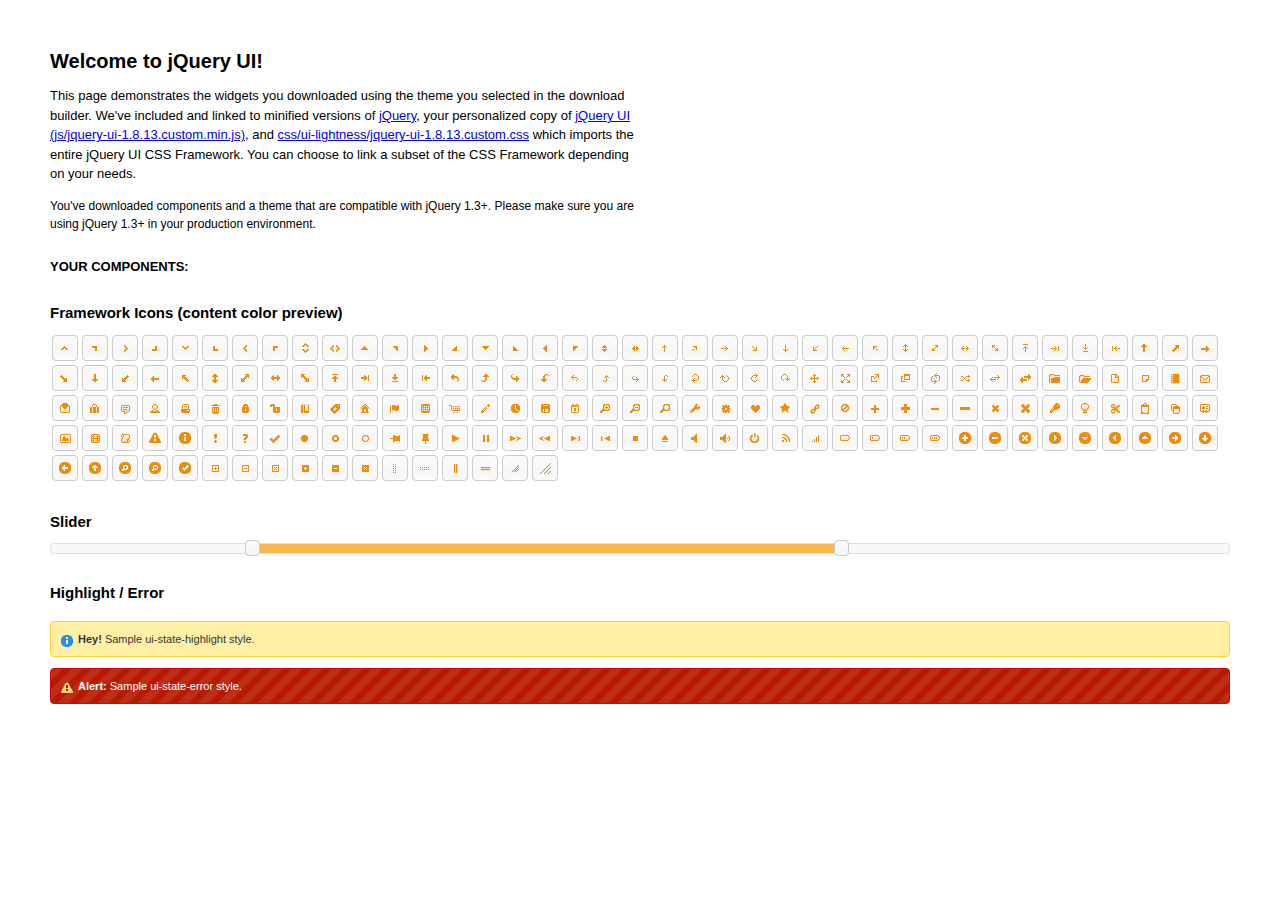
<file: app/jquery-ui/index.html>
<!DOCTYPE html>
<html>
	<head>
		<meta http-equiv="Content-Type" content="text/html; charset=iso-8859-1" />
		<title>jQuery UI Example Page</title>
		<link type="text/css" href="css/ui-lightness/jquery-ui-1.8.13.custom.css" rel="stylesheet" />	
		<script type="text/javascript" src="js/jquery-1.5.1.min.js"></script>
		<script type="text/javascript" src="js/jquery-ui-1.8.13.custom.min.js"></script>
		<script type="text/javascript">
			$(function(){
				
				// Slider
				$('#slider').slider({
					range: true,
					values: [17, 67]
				});
				
				//hover states on the static widgets
				$('#dialog_link, ul#icons li').hover(
					function() { $(this).addClass('ui-state-hover'); }, 
					function() { $(this).removeClass('ui-state-hover'); }
				);
				
			});
		</script>
		<style type="text/css">
			/*demo page css*/
			body{ font: 62.5% "Trebuchet MS", sans-serif; margin: 50px;}
			.demoHeaders { margin-top: 2em; }
			#dialog_link {padding: .4em 1em .4em 20px;text-decoration: none;position: relative;}
			#dialog_link span.ui-icon {margin: 0 5px 0 0;position: absolute;left: .2em;top: 50%;margin-top: -8px;}
			ul#icons {margin: 0; padding: 0;}
			ul#icons li {margin: 2px; position: relative; padding: 4px 0; cursor: pointer; float: left;  list-style: none;}
			ul#icons span.ui-icon {float: left; margin: 0 4px;}
		</style>	
	</head>
	<body>
	<h1>Welcome to jQuery UI!</h1>
	<p style="font-size: 1.3em; line-height: 1.5; margin: 1em 0; width: 50%;">This page demonstrates the widgets you downloaded using the theme you selected in the download builder. We've included and linked to minified versions of <a href="js/jquery-1.5.1.min.js">jQuery</a>, your personalized copy of <a href="js/jquery-ui-1.8.13.custom.min.js">jQuery UI (js/jquery-ui-1.8.13.custom.min.js)</a>, and <a href="css/ui-lightness/jquery-ui-1.8.13.custom.css">css/ui-lightness/jquery-ui-1.8.13.custom.css</a> which imports the entire jQuery UI CSS Framework. You can choose to link a subset of the CSS Framework depending on your needs. </p>
	<p style="font-size: 1.2em; line-height: 1.5; margin: 1em 0; width: 50%;">You've downloaded components and a theme that are compatible with jQuery 1.3+. Please make sure you are using jQuery 1.3+ in your production environment.</p>	

	<p style="font-weight: bold; margin: 2em 0 1em; font-size: 1.3em;">YOUR COMPONENTS:</p>
			
				
				
		<h2 class="demoHeaders">Framework Icons (content color preview)</h2>
		<ul id="icons" class="ui-widget ui-helper-clearfix">
		
		<li class="ui-state-default ui-corner-all" title=".ui-icon-carat-1-n"><span class="ui-icon ui-icon-carat-1-n"></span></li>
		<li class="ui-state-default ui-corner-all" title=".ui-icon-carat-1-ne"><span class="ui-icon ui-icon-carat-1-ne"></span></li>
		<li class="ui-state-default ui-corner-all" title=".ui-icon-carat-1-e"><span class="ui-icon ui-icon-carat-1-e"></span></li>
		
		<li class="ui-state-default ui-corner-all" title=".ui-icon-carat-1-se"><span class="ui-icon ui-icon-carat-1-se"></span></li>
		<li class="ui-state-default ui-corner-all" title=".ui-icon-carat-1-s"><span class="ui-icon ui-icon-carat-1-s"></span></li>
		<li class="ui-state-default ui-corner-all" title=".ui-icon-carat-1-sw"><span class="ui-icon ui-icon-carat-1-sw"></span></li>
		<li class="ui-state-default ui-corner-all" title=".ui-icon-carat-1-w"><span class="ui-icon ui-icon-carat-1-w"></span></li>
		<li class="ui-state-default ui-corner-all" title=".ui-icon-carat-1-nw"><span class="ui-icon ui-icon-carat-1-nw"></span></li>
		<li class="ui-state-default ui-corner-all" title=".ui-icon-carat-2-n-s"><span class="ui-icon ui-icon-carat-2-n-s"></span></li>
		<li class="ui-state-default ui-corner-all" title=".ui-icon-carat-2-e-w"><span class="ui-icon ui-icon-carat-2-e-w"></span></li>
		<li class="ui-state-default ui-corner-all" title=".ui-icon-triangle-1-n"><span class="ui-icon ui-icon-triangle-1-n"></span></li>
		<li class="ui-state-default ui-corner-all" title=".ui-icon-triangle-1-ne"><span class="ui-icon ui-icon-triangle-1-ne"></span></li>
		
		<li class="ui-state-default ui-corner-all" title=".ui-icon-triangle-1-e"><span class="ui-icon ui-icon-triangle-1-e"></span></li>
		<li class="ui-state-default ui-corner-all" title=".ui-icon-triangle-1-se"><span class="ui-icon ui-icon-triangle-1-se"></span></li>
		<li class="ui-state-default ui-corner-all" title=".ui-icon-triangle-1-s"><span class="ui-icon ui-icon-triangle-1-s"></span></li>
		<li class="ui-state-default ui-corner-all" title=".ui-icon-triangle-1-sw"><span class="ui-icon ui-icon-triangle-1-sw"></span></li>
		<li class="ui-state-default ui-corner-all" title=".ui-icon-triangle-1-w"><span class="ui-icon ui-icon-triangle-1-w"></span></li>
		<li class="ui-state-default ui-corner-all" title=".ui-icon-triangle-1-nw"><span class="ui-icon ui-icon-triangle-1-nw"></span></li>
		<li class="ui-state-default ui-corner-all" title=".ui-icon-triangle-2-n-s"><span class="ui-icon ui-icon-triangle-2-n-s"></span></li>
		<li class="ui-state-default ui-corner-all" title=".ui-icon-triangle-2-e-w"><span class="ui-icon ui-icon-triangle-2-e-w"></span></li>
		<li class="ui-state-default ui-corner-all" title=".ui-icon-arrow-1-n"><span class="ui-icon ui-icon-arrow-1-n"></span></li>
		
		<li class="ui-state-default ui-corner-all" title=".ui-icon-arrow-1-ne"><span class="ui-icon ui-icon-arrow-1-ne"></span></li>
		<li class="ui-state-default ui-corner-all" title=".ui-icon-arrow-1-e"><span class="ui-icon ui-icon-arrow-1-e"></span></li>
		<li class="ui-state-default ui-corner-all" title=".ui-icon-arrow-1-se"><span class="ui-icon ui-icon-arrow-1-se"></span></li>
		<li class="ui-state-default ui-corner-all" title=".ui-icon-arrow-1-s"><span class="ui-icon ui-icon-arrow-1-s"></span></li>
		<li class="ui-state-default ui-corner-all" title=".ui-icon-arrow-1-sw"><span class="ui-icon ui-icon-arrow-1-sw"></span></li>
		<li class="ui-state-default ui-corner-all" title=".ui-icon-arrow-1-w"><span class="ui-icon ui-icon-arrow-1-w"></span></li>
		<li class="ui-state-default ui-corner-all" title=".ui-icon-arrow-1-nw"><span class="ui-icon ui-icon-arrow-1-nw"></span></li>
		<li class="ui-state-default ui-corner-all" title=".ui-icon-arrow-2-n-s"><span class="ui-icon ui-icon-arrow-2-n-s"></span></li>
		<li class="ui-state-default ui-corner-all" title=".ui-icon-arrow-2-ne-sw"><span class="ui-icon ui-icon-arrow-2-ne-sw"></span></li>
		
		<li class="ui-state-default ui-corner-all" title=".ui-icon-arrow-2-e-w"><span class="ui-icon ui-icon-arrow-2-e-w"></span></li>
		<li class="ui-state-default ui-corner-all" title=".ui-icon-arrow-2-se-nw"><span class="ui-icon ui-icon-arrow-2-se-nw"></span></li>
		<li class="ui-state-default ui-corner-all" title=".ui-icon-arrowstop-1-n"><span class="ui-icon ui-icon-arrowstop-1-n"></span></li>
		<li class="ui-state-default ui-corner-all" title=".ui-icon-arrowstop-1-e"><span class="ui-icon ui-icon-arrowstop-1-e"></span></li>
		<li class="ui-state-default ui-corner-all" title=".ui-icon-arrowstop-1-s"><span class="ui-icon ui-icon-arrowstop-1-s"></span></li>
		<li class="ui-state-default ui-corner-all" title=".ui-icon-arrowstop-1-w"><span class="ui-icon ui-icon-arrowstop-1-w"></span></li>
		<li class="ui-state-default ui-corner-all" title=".ui-icon-arrowthick-1-n"><span class="ui-icon ui-icon-arrowthick-1-n"></span></li>
		<li class="ui-state-default ui-corner-all" title=".ui-icon-arrowthick-1-ne"><span class="ui-icon ui-icon-arrowthick-1-ne"></span></li>
		<li class="ui-state-default ui-corner-all" title=".ui-icon-arrowthick-1-e"><span class="ui-icon ui-icon-arrowthick-1-e"></span></li>
		
		<li class="ui-state-default ui-corner-all" title=".ui-icon-arrowthick-1-se"><span class="ui-icon ui-icon-arrowthick-1-se"></span></li>
		<li class="ui-state-default ui-corner-all" title=".ui-icon-arrowthick-1-s"><span class="ui-icon ui-icon-arrowthick-1-s"></span></li>
		<li class="ui-state-default ui-corner-all" title=".ui-icon-arrowthick-1-sw"><span class="ui-icon ui-icon-arrowthick-1-sw"></span></li>
		<li class="ui-state-default ui-corner-all" title=".ui-icon-arrowthick-1-w"><span class="ui-icon ui-icon-arrowthick-1-w"></span></li>
		<li class="ui-state-default ui-corner-all" title=".ui-icon-arrowthick-1-nw"><span class="ui-icon ui-icon-arrowthick-1-nw"></span></li>
		<li class="ui-state-default ui-corner-all" title=".ui-icon-arrowthick-2-n-s"><span class="ui-icon ui-icon-arrowthick-2-n-s"></span></li>
		<li class="ui-state-default ui-corner-all" title=".ui-icon-arrowthick-2-ne-sw"><span class="ui-icon ui-icon-arrowthick-2-ne-sw"></span></li>
		<li class="ui-state-default ui-corner-all" title=".ui-icon-arrowthick-2-e-w"><span class="ui-icon ui-icon-arrowthick-2-e-w"></span></li>
		<li class="ui-state-default ui-corner-all" title=".ui-icon-arrowthick-2-se-nw"><span class="ui-icon ui-icon-arrowthick-2-se-nw"></span></li>
		
		<li class="ui-state-default ui-corner-all" title=".ui-icon-arrowthickstop-1-n"><span class="ui-icon ui-icon-arrowthickstop-1-n"></span></li>
		<li class="ui-state-default ui-corner-all" title=".ui-icon-arrowthickstop-1-e"><span class="ui-icon ui-icon-arrowthickstop-1-e"></span></li>
		<li class="ui-state-default ui-corner-all" title=".ui-icon-arrowthickstop-1-s"><span class="ui-icon ui-icon-arrowthickstop-1-s"></span></li>
		<li class="ui-state-default ui-corner-all" title=".ui-icon-arrowthickstop-1-w"><span class="ui-icon ui-icon-arrowthickstop-1-w"></span></li>
		<li class="ui-state-default ui-corner-all" title=".ui-icon-arrowreturnthick-1-w"><span class="ui-icon ui-icon-arrowreturnthick-1-w"></span></li>
		<li class="ui-state-default ui-corner-all" title=".ui-icon-arrowreturnthick-1-n"><span class="ui-icon ui-icon-arrowreturnthick-1-n"></span></li>
		<li class="ui-state-default ui-corner-all" title=".ui-icon-arrowreturnthick-1-e"><span class="ui-icon ui-icon-arrowreturnthick-1-e"></span></li>
		<li class="ui-state-default ui-corner-all" title=".ui-icon-arrowreturnthick-1-s"><span class="ui-icon ui-icon-arrowreturnthick-1-s"></span></li>
		<li class="ui-state-default ui-corner-all" title=".ui-icon-arrowreturn-1-w"><span class="ui-icon ui-icon-arrowreturn-1-w"></span></li>
		
		<li class="ui-state-default ui-corner-all" title=".ui-icon-arrowreturn-1-n"><span class="ui-icon ui-icon-arrowreturn-1-n"></span></li>
		<li class="ui-state-default ui-corner-all" title=".ui-icon-arrowreturn-1-e"><span class="ui-icon ui-icon-arrowreturn-1-e"></span></li>
		<li class="ui-state-default ui-corner-all" title=".ui-icon-arrowreturn-1-s"><span class="ui-icon ui-icon-arrowreturn-1-s"></span></li>
		<li class="ui-state-default ui-corner-all" title=".ui-icon-arrowrefresh-1-w"><span class="ui-icon ui-icon-arrowrefresh-1-w"></span></li>
		<li class="ui-state-default ui-corner-all" title=".ui-icon-arrowrefresh-1-n"><span class="ui-icon ui-icon-arrowrefresh-1-n"></span></li>
		<li class="ui-state-default ui-corner-all" title=".ui-icon-arrowrefresh-1-e"><span class="ui-icon ui-icon-arrowrefresh-1-e"></span></li>
		<li class="ui-state-default ui-corner-all" title=".ui-icon-arrowrefresh-1-s"><span class="ui-icon ui-icon-arrowrefresh-1-s"></span></li>
		<li class="ui-state-default ui-corner-all" title=".ui-icon-arrow-4"><span class="ui-icon ui-icon-arrow-4"></span></li>
		<li class="ui-state-default ui-corner-all" title=".ui-icon-arrow-4-diag"><span class="ui-icon ui-icon-arrow-4-diag"></span></li>
		
		<li class="ui-state-default ui-corner-all" title=".ui-icon-extlink"><span class="ui-icon ui-icon-extlink"></span></li>
		<li class="ui-state-default ui-corner-all" title=".ui-icon-newwin"><span class="ui-icon ui-icon-newwin"></span></li>
		<li class="ui-state-default ui-corner-all" title=".ui-icon-refresh"><span class="ui-icon ui-icon-refresh"></span></li>
		<li class="ui-state-default ui-corner-all" title=".ui-icon-shuffle"><span class="ui-icon ui-icon-shuffle"></span></li>
		<li class="ui-state-default ui-corner-all" title=".ui-icon-transfer-e-w"><span class="ui-icon ui-icon-transfer-e-w"></span></li>
		<li class="ui-state-default ui-corner-all" title=".ui-icon-transferthick-e-w"><span class="ui-icon ui-icon-transferthick-e-w"></span></li>
		<li class="ui-state-default ui-corner-all" title=".ui-icon-folder-collapsed"><span class="ui-icon ui-icon-folder-collapsed"></span></li>
		<li class="ui-state-default ui-corner-all" title=".ui-icon-folder-open"><span class="ui-icon ui-icon-folder-open"></span></li>
		<li class="ui-state-default ui-corner-all" title=".ui-icon-document"><span class="ui-icon ui-icon-document"></span></li>
		
		<li class="ui-state-default ui-corner-all" title=".ui-icon-document-b"><span class="ui-icon ui-icon-document-b"></span></li>
		<li class="ui-state-default ui-corner-all" title=".ui-icon-note"><span class="ui-icon ui-icon-note"></span></li>
		<li class="ui-state-default ui-corner-all" title=".ui-icon-mail-closed"><span class="ui-icon ui-icon-mail-closed"></span></li>
		<li class="ui-state-default ui-corner-all" title=".ui-icon-mail-open"><span class="ui-icon ui-icon-mail-open"></span></li>
		<li class="ui-state-default ui-corner-all" title=".ui-icon-suitcase"><span class="ui-icon ui-icon-suitcase"></span></li>
		<li class="ui-state-default ui-corner-all" title=".ui-icon-comment"><span class="ui-icon ui-icon-comment"></span></li>
		<li class="ui-state-default ui-corner-all" title=".ui-icon-person"><span class="ui-icon ui-icon-person"></span></li>
		<li class="ui-state-default ui-corner-all" title=".ui-icon-print"><span class="ui-icon ui-icon-print"></span></li>
		<li class="ui-state-default ui-corner-all" title=".ui-icon-trash"><span class="ui-icon ui-icon-trash"></span></li>
		
		<li class="ui-state-default ui-corner-all" title=".ui-icon-locked"><span class="ui-icon ui-icon-locked"></span></li>
		<li class="ui-state-default ui-corner-all" title=".ui-icon-unlocked"><span class="ui-icon ui-icon-unlocked"></span></li>
		<li class="ui-state-default ui-corner-all" title=".ui-icon-bookmark"><span class="ui-icon ui-icon-bookmark"></span></li>
		<li class="ui-state-default ui-corner-all" title=".ui-icon-tag"><span class="ui-icon ui-icon-tag"></span></li>
		<li class="ui-state-default ui-corner-all" title=".ui-icon-home"><span class="ui-icon ui-icon-home"></span></li>
		<li class="ui-state-default ui-corner-all" title=".ui-icon-flag"><span class="ui-icon ui-icon-flag"></span></li>
		<li class="ui-state-default ui-corner-all" title=".ui-icon-calculator"><span class="ui-icon ui-icon-calculator"></span></li>
		<li class="ui-state-default ui-corner-all" title=".ui-icon-cart"><span class="ui-icon ui-icon-cart"></span></li>
		<li class="ui-state-default ui-corner-all" title=".ui-icon-pencil"><span class="ui-icon ui-icon-pencil"></span></li>
		
		<li class="ui-state-default ui-corner-all" title=".ui-icon-clock"><span class="ui-icon ui-icon-clock"></span></li>
		<li class="ui-state-default ui-corner-all" title=".ui-icon-disk"><span class="ui-icon ui-icon-disk"></span></li>
		<li class="ui-state-default ui-corner-all" title=".ui-icon-calendar"><span class="ui-icon ui-icon-calendar"></span></li>
		<li class="ui-state-default ui-corner-all" title=".ui-icon-zoomin"><span class="ui-icon ui-icon-zoomin"></span></li>
		<li class="ui-state-default ui-corner-all" title=".ui-icon-zoomout"><span class="ui-icon ui-icon-zoomout"></span></li>
		<li class="ui-state-default ui-corner-all" title=".ui-icon-search"><span class="ui-icon ui-icon-search"></span></li>
		<li class="ui-state-default ui-corner-all" title=".ui-icon-wrench"><span class="ui-icon ui-icon-wrench"></span></li>
		<li class="ui-state-default ui-corner-all" title=".ui-icon-gear"><span class="ui-icon ui-icon-gear"></span></li>
		<li class="ui-state-default ui-corner-all" title=".ui-icon-heart"><span class="ui-icon ui-icon-heart"></span></li>
		
		<li class="ui-state-default ui-corner-all" title=".ui-icon-star"><span class="ui-icon ui-icon-star"></span></li>
		<li class="ui-state-default ui-corner-all" title=".ui-icon-link"><span class="ui-icon ui-icon-link"></span></li>
		<li class="ui-state-default ui-corner-all" title=".ui-icon-cancel"><span class="ui-icon ui-icon-cancel"></span></li>
		<li class="ui-state-default ui-corner-all" title=".ui-icon-plus"><span class="ui-icon ui-icon-plus"></span></li>
		<li class="ui-state-default ui-corner-all" title=".ui-icon-plusthick"><span class="ui-icon ui-icon-plusthick"></span></li>
		<li class="ui-state-default ui-corner-all" title=".ui-icon-minus"><span class="ui-icon ui-icon-minus"></span></li>
		<li class="ui-state-default ui-corner-all" title=".ui-icon-minusthick"><span class="ui-icon ui-icon-minusthick"></span></li>
		<li class="ui-state-default ui-corner-all" title=".ui-icon-close"><span class="ui-icon ui-icon-close"></span></li>
		<li class="ui-state-default ui-corner-all" title=".ui-icon-closethick"><span class="ui-icon ui-icon-closethick"></span></li>
		
		<li class="ui-state-default ui-corner-all" title=".ui-icon-key"><span class="ui-icon ui-icon-key"></span></li>
		<li class="ui-state-default ui-corner-all" title=".ui-icon-lightbulb"><span class="ui-icon ui-icon-lightbulb"></span></li>
		<li class="ui-state-default ui-corner-all" title=".ui-icon-scissors"><span class="ui-icon ui-icon-scissors"></span></li>
		<li class="ui-state-default ui-corner-all" title=".ui-icon-clipboard"><span class="ui-icon ui-icon-clipboard"></span></li>
		<li class="ui-state-default ui-corner-all" title=".ui-icon-copy"><span class="ui-icon ui-icon-copy"></span></li>
		<li class="ui-state-default ui-corner-all" title=".ui-icon-contact"><span class="ui-icon ui-icon-contact"></span></li>
		<li class="ui-state-default ui-corner-all" title=".ui-icon-image"><span class="ui-icon ui-icon-image"></span></li>
		<li class="ui-state-default ui-corner-all" title=".ui-icon-video"><span class="ui-icon ui-icon-video"></span></li>
		<li class="ui-state-default ui-corner-all" title=".ui-icon-script"><span class="ui-icon ui-icon-script"></span></li>
		<li class="ui-state-default ui-corner-all" title=".ui-icon-alert"><span class="ui-icon ui-icon-alert"></span></li>
		
		<li class="ui-state-default ui-corner-all" title=".ui-icon-info"><span class="ui-icon ui-icon-info"></span></li>
		<li class="ui-state-default ui-corner-all" title=".ui-icon-notice"><span class="ui-icon ui-icon-notice"></span></li>
		<li class="ui-state-default ui-corner-all" title=".ui-icon-help"><span class="ui-icon ui-icon-help"></span></li>
		<li class="ui-state-default ui-corner-all" title=".ui-icon-check"><span class="ui-icon ui-icon-check"></span></li>
		<li class="ui-state-default ui-corner-all" title=".ui-icon-bullet"><span class="ui-icon ui-icon-bullet"></span></li>
		<li class="ui-state-default ui-corner-all" title=".ui-icon-radio-off"><span class="ui-icon ui-icon-radio-off"></span></li>
		<li class="ui-state-default ui-corner-all" title=".ui-icon-radio-on"><span class="ui-icon ui-icon-radio-on"></span></li>
		<li class="ui-state-default ui-corner-all" title=".ui-icon-pin-w"><span class="ui-icon ui-icon-pin-w"></span></li>
		<li class="ui-state-default ui-corner-all" title=".ui-icon-pin-s"><span class="ui-icon ui-icon-pin-s"></span></li>
		<li class="ui-state-default ui-corner-all" title=".ui-icon-play"><span class="ui-icon ui-icon-play"></span></li>
		<li class="ui-state-default ui-corner-all" title=".ui-icon-pause"><span class="ui-icon ui-icon-pause"></span></li>
		
		<li class="ui-state-default ui-corner-all" title=".ui-icon-seek-next"><span class="ui-icon ui-icon-seek-next"></span></li>
		<li class="ui-state-default ui-corner-all" title=".ui-icon-seek-prev"><span class="ui-icon ui-icon-seek-prev"></span></li>
		<li class="ui-state-default ui-corner-all" title=".ui-icon-seek-end"><span class="ui-icon ui-icon-seek-end"></span></li>
		<li class="ui-state-default ui-corner-all" title=".ui-icon-seek-first"><span class="ui-icon ui-icon-seek-first"></span></li>
		<li class="ui-state-default ui-corner-all" title=".ui-icon-stop"><span class="ui-icon ui-icon-stop"></span></li>
		<li class="ui-state-default ui-corner-all" title=".ui-icon-eject"><span class="ui-icon ui-icon-eject"></span></li>
		<li class="ui-state-default ui-corner-all" title=".ui-icon-volume-off"><span class="ui-icon ui-icon-volume-off"></span></li>
		<li class="ui-state-default ui-corner-all" title=".ui-icon-volume-on"><span class="ui-icon ui-icon-volume-on"></span></li>
		<li class="ui-state-default ui-corner-all" title=".ui-icon-power"><span class="ui-icon ui-icon-power"></span></li>
		
		<li class="ui-state-default ui-corner-all" title=".ui-icon-signal-diag"><span class="ui-icon ui-icon-signal-diag"></span></li>
		<li class="ui-state-default ui-corner-all" title=".ui-icon-signal"><span class="ui-icon ui-icon-signal"></span></li>
		<li class="ui-state-default ui-corner-all" title=".ui-icon-battery-0"><span class="ui-icon ui-icon-battery-0"></span></li>
		<li class="ui-state-default ui-corner-all" title=".ui-icon-battery-1"><span class="ui-icon ui-icon-battery-1"></span></li>
		<li class="ui-state-default ui-corner-all" title=".ui-icon-battery-2"><span class="ui-icon ui-icon-battery-2"></span></li>
		<li class="ui-state-default ui-corner-all" title=".ui-icon-battery-3"><span class="ui-icon ui-icon-battery-3"></span></li>
		<li class="ui-state-default ui-corner-all" title=".ui-icon-circle-plus"><span class="ui-icon ui-icon-circle-plus"></span></li>
		<li class="ui-state-default ui-corner-all" title=".ui-icon-circle-minus"><span class="ui-icon ui-icon-circle-minus"></span></li>
		<li class="ui-state-default ui-corner-all" title=".ui-icon-circle-close"><span class="ui-icon ui-icon-circle-close"></span></li>
		
		<li class="ui-state-default ui-corner-all" title=".ui-icon-circle-triangle-e"><span class="ui-icon ui-icon-circle-triangle-e"></span></li>
		<li class="ui-state-default ui-corner-all" title=".ui-icon-circle-triangle-s"><span class="ui-icon ui-icon-circle-triangle-s"></span></li>
		<li class="ui-state-default ui-corner-all" title=".ui-icon-circle-triangle-w"><span class="ui-icon ui-icon-circle-triangle-w"></span></li>
		<li class="ui-state-default ui-corner-all" title=".ui-icon-circle-triangle-n"><span class="ui-icon ui-icon-circle-triangle-n"></span></li>
		<li class="ui-state-default ui-corner-all" title=".ui-icon-circle-arrow-e"><span class="ui-icon ui-icon-circle-arrow-e"></span></li>
		<li class="ui-state-default ui-corner-all" title=".ui-icon-circle-arrow-s"><span class="ui-icon ui-icon-circle-arrow-s"></span></li>
		<li class="ui-state-default ui-corner-all" title=".ui-icon-circle-arrow-w"><span class="ui-icon ui-icon-circle-arrow-w"></span></li>
		<li class="ui-state-default ui-corner-all" title=".ui-icon-circle-arrow-n"><span class="ui-icon ui-icon-circle-arrow-n"></span></li>
		<li class="ui-state-default ui-corner-all" title=".ui-icon-circle-zoomin"><span class="ui-icon ui-icon-circle-zoomin"></span></li>
		
		<li class="ui-state-default ui-corner-all" title=".ui-icon-circle-zoomout"><span class="ui-icon ui-icon-circle-zoomout"></span></li>
		<li class="ui-state-default ui-corner-all" title=".ui-icon-circle-check"><span class="ui-icon ui-icon-circle-check"></span></li>
		<li class="ui-state-default ui-corner-all" title=".ui-icon-circlesmall-plus"><span class="ui-icon ui-icon-circlesmall-plus"></span></li>
		<li class="ui-state-default ui-corner-all" title=".ui-icon-circlesmall-minus"><span class="ui-icon ui-icon-circlesmall-minus"></span></li>
		<li class="ui-state-default ui-corner-all" title=".ui-icon-circlesmall-close"><span class="ui-icon ui-icon-circlesmall-close"></span></li>
		<li class="ui-state-default ui-corner-all" title=".ui-icon-squaresmall-plus"><span class="ui-icon ui-icon-squaresmall-plus"></span></li>
		<li class="ui-state-default ui-corner-all" title=".ui-icon-squaresmall-minus"><span class="ui-icon ui-icon-squaresmall-minus"></span></li>
		<li class="ui-state-default ui-corner-all" title=".ui-icon-squaresmall-close"><span class="ui-icon ui-icon-squaresmall-close"></span></li>
		<li class="ui-state-default ui-corner-all" title=".ui-icon-grip-dotted-vertical"><span class="ui-icon ui-icon-grip-dotted-vertical"></span></li>
		
		<li class="ui-state-default ui-corner-all" title=".ui-icon-grip-dotted-horizontal"><span class="ui-icon ui-icon-grip-dotted-horizontal"></span></li>
		<li class="ui-state-default ui-corner-all" title=".ui-icon-grip-solid-vertical"><span class="ui-icon ui-icon-grip-solid-vertical"></span></li>
		<li class="ui-state-default ui-corner-all" title=".ui-icon-grip-solid-horizontal"><span class="ui-icon ui-icon-grip-solid-horizontal"></span></li>
		<li class="ui-state-default ui-corner-all" title=".ui-icon-gripsmall-diagonal-se"><span class="ui-icon ui-icon-gripsmall-diagonal-se"></span></li>
		<li class="ui-state-default ui-corner-all" title=".ui-icon-grip-diagonal-se"><span class="ui-icon ui-icon-grip-diagonal-se"></span></li>
		</ul>

	
		<!-- Slider -->
		<h2 class="demoHeaders">Slider</h2>
		<div id="slider"></div>
			
		<!-- Highlight / Error -->
		<h2 class="demoHeaders">Highlight / Error</h2>
		<div class="ui-widget">
			<div class="ui-state-highlight ui-corner-all" style="margin-top: 20px; padding: 0 .7em;"> 
				<p><span class="ui-icon ui-icon-info" style="float: left; margin-right: .3em;"></span>
				<strong>Hey!</strong> Sample ui-state-highlight style.</p>
			</div>
		</div>
		<br/>
		<div class="ui-widget">
			<div class="ui-state-error ui-corner-all" style="padding: 0 .7em;"> 
				<p><span class="ui-icon ui-icon-alert" style="float: left; margin-right: .3em;"></span> 
				<strong>Alert:</strong> Sample ui-state-error style.</p>
			</div>
		</div>

	</body>
</html>
</file>
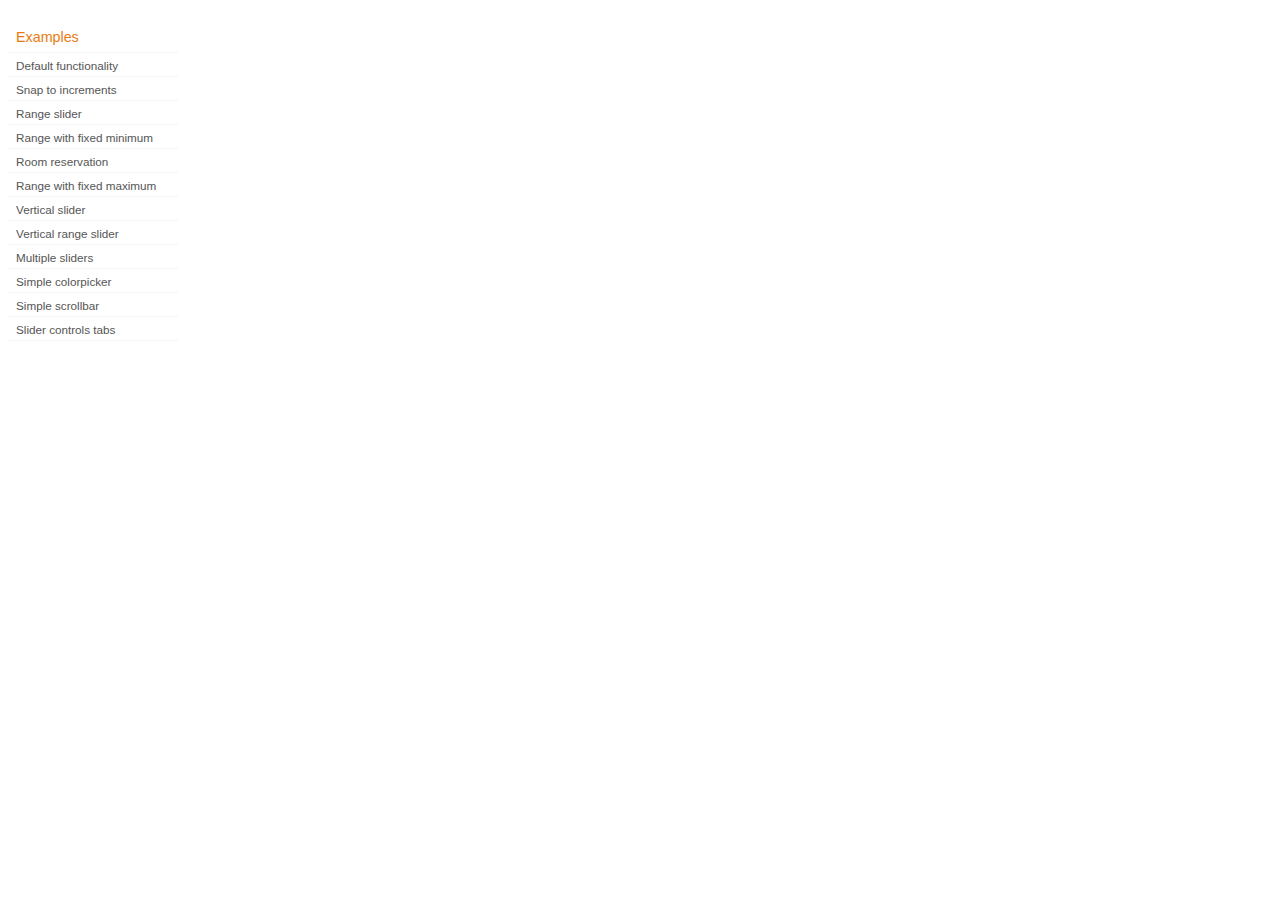
<file: app/jquery-ui/development-bundle/demos/slider/index.html>
<!DOCTYPE html>
<html lang="en">
<head>
	<meta charset="utf-8">
	<title>jQuery UI Slider Demos</title>
	<link rel="stylesheet" href="../demos.css">
</head>
<body>

<div class="demos-nav">
	<h4>Examples</h4>
	<ul>
		<li class="demo-config-on"><a href="default.html">Default functionality</a></li>
		<li><a href="steps.html">Snap to increments</a></li>
		<li><a href="range.html">Range slider</a></li>
		<li><a href="rangemin.html">Range with fixed minimum</a></li>
		<li><a href="hotelrooms.html">Room reservation</a></li>
		<li><a href="rangemax.html">Range with fixed maximum</a></li>
		<li><a href="slider-vertical.html">Vertical slider</a></li>
		<li><a href="range-vertical.html">Vertical range slider</a></li>
		<li><a href="multiple-vertical.html">Multiple sliders</a></li>
		<li><a href="colorpicker.html">Simple colorpicker</a></li>
		<li><a href="side-scroll.html">Simple scrollbar</a></li>
		<li><a href="tabs.html">Slider controls tabs</a></li>
	</ul>
</div>

</body>
</html>
</file>
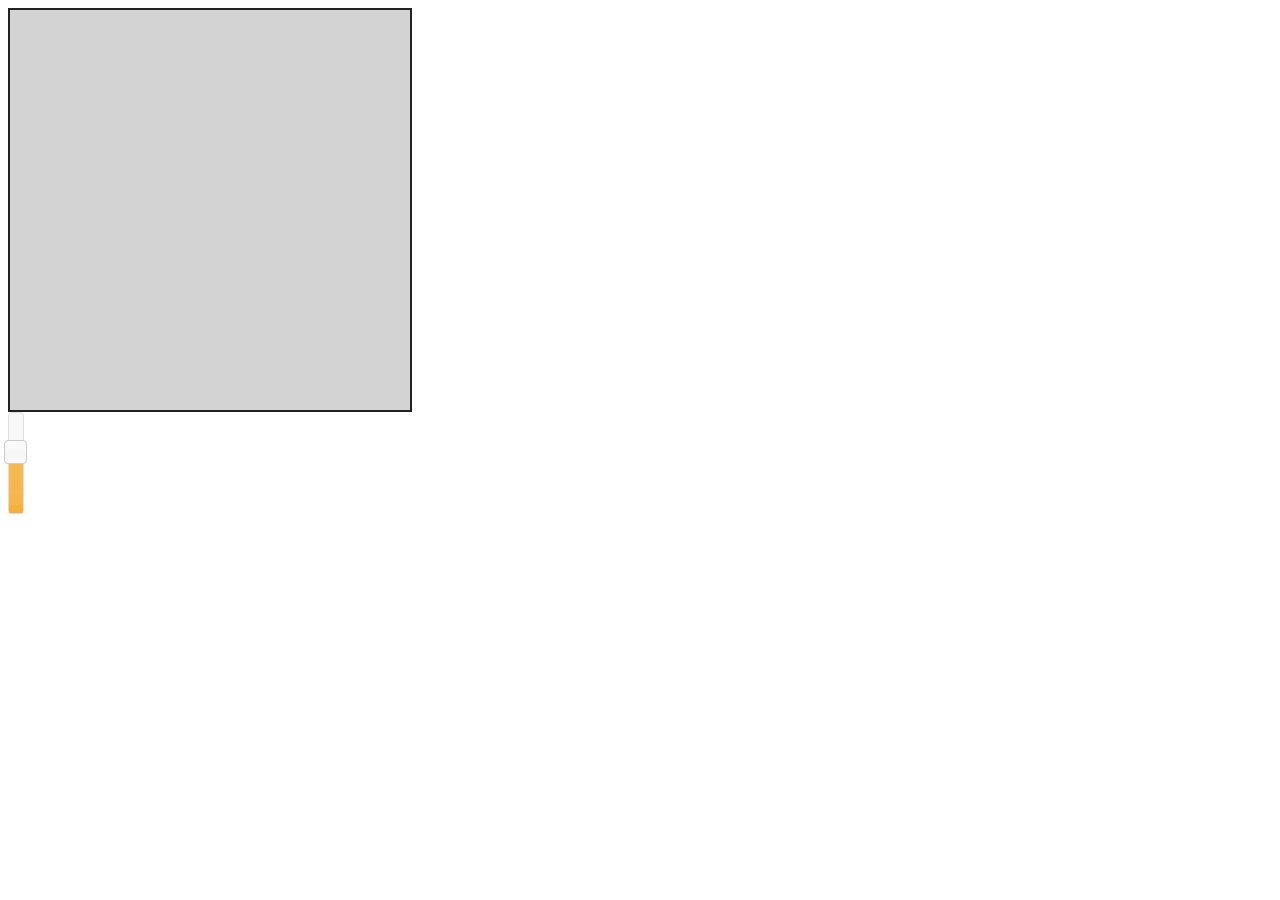
<file: app/container.html>
<!DOCTYPE HTML>
<html>
<head>
  <title>Particles!</title>
  <script type="text/javascript" src="jquery-1.4.4.min.js"></script>
  <script type="text/javascript" src="jquery-ui/js/jquery-ui-1.8.13.custom.min.js"></script>
  <script type="text/javascript" src="Particle.js"></script>
  <script type="text/javascript" src="ParticleManager.js"></script>
  <script type="text/javascript" src="FountainManager.js"></script>
  <script type="text/javascript" src="Renderer.js"></script>

  <link rel="stylesheet" href="styles.css">
  <link rel="stylesheet" href="jquery-ui/css/ui-lightness/jquery-ui-1.8.13.custom.css">
</head>
<body>
  <canvas id="container" width="400px" height="400px">Bummer, your browser doesn't support HTML5.</canvas>
  <div id="slider"></div>

  <script type="text/javascript">
    $(document).ready(function() {
      var $container = $('#container');
      var interval = '';

      $('#slider').slider({
				orientation: "vertical",
				range: "min",
				min: 0,
				max: 100,
				value: 60,
				slide: function( event, ui ) {
					//$( "#amount" ).val( ui.value );
				}
			});

      var context = document.getElementById('container').getContext('2d');
      context.width = $container.width();
      context.height = $container.height();

      var renderer = new Renderer(context);
      var particleManager = new FountainManager();
	  particleManager.particleCount = 700;
	  particleManager.bounds = { x: context.width, y: context.height };

      // this ole boy does the actual rendering calls
      var mainLoop = function(m, r) {
        m.update();
        r.clear();
        m.drawParticles(r.drawParticle);
      };

	/*particleManager.initialize({x: $container.width()/2 - $container.offset().left, y: $container.height() - $container.offset().top - 3});

	  interval = setInterval(function() {
         mainLoop(particleManager, renderer);
      }, 40);*/
      $container.bind('click', function(event) {
        // we have to take the location of the container that was clicked into account.
        // see Ben Nadel's post here: http://www.bennadel.com/blog/1871-Translating-Global-jQuery-Event-Coordinates-To-A-Local-Context.htm
        var point = { x: event.pageX - $container.offset().left, y: event.pageY - $container.offset().top };

		particleManager.origin = {x: $container.width()/2 - $container.offset().left, y: $container.height() - $container.offset().top - 10}; 
        particleManager.initialize();

        // if we don't clear the interval, we'll have very strange results
        if (interval !== '') {
          clearInterval(interval);
        }

        interval = setInterval(function() {
	         mainLoop(particleManager, renderer);
	      }, 40);
      });
    });
  </script>
</body>
</html>
</file>
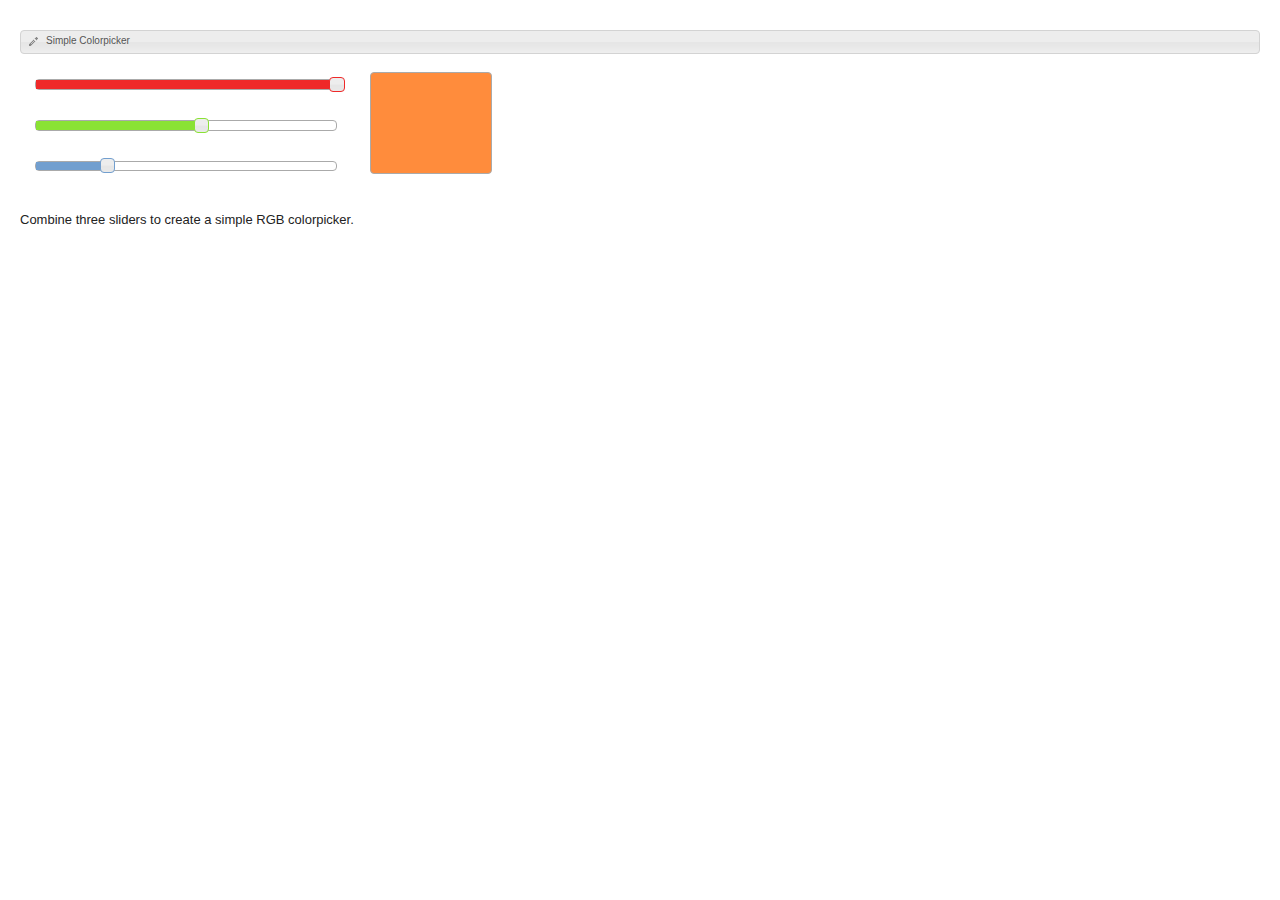
<file: app/jquery-ui/development-bundle/demos/slider/colorpicker.html>
<!DOCTYPE html>
<html lang="en">
<head>
	<meta charset="utf-8">
	<title>jQuery UI Slider - Colorpicker</title>
	<link rel="stylesheet" href="../../themes/base/jquery.ui.all.css">
	<script src="../../jquery-1.5.1.js"></script>
	<script src="../../ui/jquery.ui.core.js"></script>
	<script src="../../ui/jquery.ui.widget.js"></script>
	<script src="../../ui/jquery.ui.mouse.js"></script>
	<script src="../../ui/jquery.ui.slider.js"></script>
	<link rel="stylesheet" href="../demos.css">
	<style>
	#red, #green, #blue {
		float: left;
		clear: left;
		width: 300px;
		margin: 15px;
	}
	#swatch {
		width: 120px;
		height: 100px;
		margin-top: 18px;
		margin-left: 350px;
		background-image: none;
	}
	#red .ui-slider-range { background: #ef2929; }
	#red .ui-slider-handle { border-color: #ef2929; }
	#green .ui-slider-range { background: #8ae234; }
	#green .ui-slider-handle { border-color: #8ae234; }
	#blue .ui-slider-range { background: #729fcf; }
	#blue .ui-slider-handle { border-color: #729fcf; }
	#demo-frame > div.demo { padding: 10px !important; };
	</style>
	<script>
	function hexFromRGB(r, g, b) {
		var hex = [
			r.toString( 16 ),
			g.toString( 16 ),
			b.toString( 16 )
		];
		$.each( hex, function( nr, val ) {
			if ( val.length === 1 ) {
				hex[ nr ] = "0" + val;
			}
		});
		return hex.join( "" ).toUpperCase();
	}
	function refreshSwatch() {
		var red = $( "#red" ).slider( "value" ),
			green = $( "#green" ).slider( "value" ),
			blue = $( "#blue" ).slider( "value" ),
			hex = hexFromRGB( red, green, blue );
		$( "#swatch" ).css( "background-color", "#" + hex );
	}
	$(function() {
		$( "#red, #green, #blue" ).slider({
			orientation: "horizontal",
			range: "min",
			max: 255,
			value: 127,
			slide: refreshSwatch,
			change: refreshSwatch
		});
		$( "#red" ).slider( "value", 255 );
		$( "#green" ).slider( "value", 140 );
		$( "#blue" ).slider( "value", 60 );
	});
	</script>
</head>
<body class="ui-widget-content" style="border:0;">

<div class="demo">

<p class="ui-state-default ui-corner-all ui-helper-clearfix" style="padding:4px;">
	<span class="ui-icon ui-icon-pencil" style="float:left; margin:-2px 5px 0 0;"></span>
	Simple Colorpicker
</p>

<div id="red"></div>
<div id="green"></div>
<div id="blue"></div>

<div id="swatch" class="ui-widget-content ui-corner-all"></div>

</div><!-- End demo -->



<div class="demo-description" style="clear:left;">
<p>Combine three sliders to create a simple RGB colorpicker.</p>
</div><!-- End demo-description -->

</body>
</html>
</file>
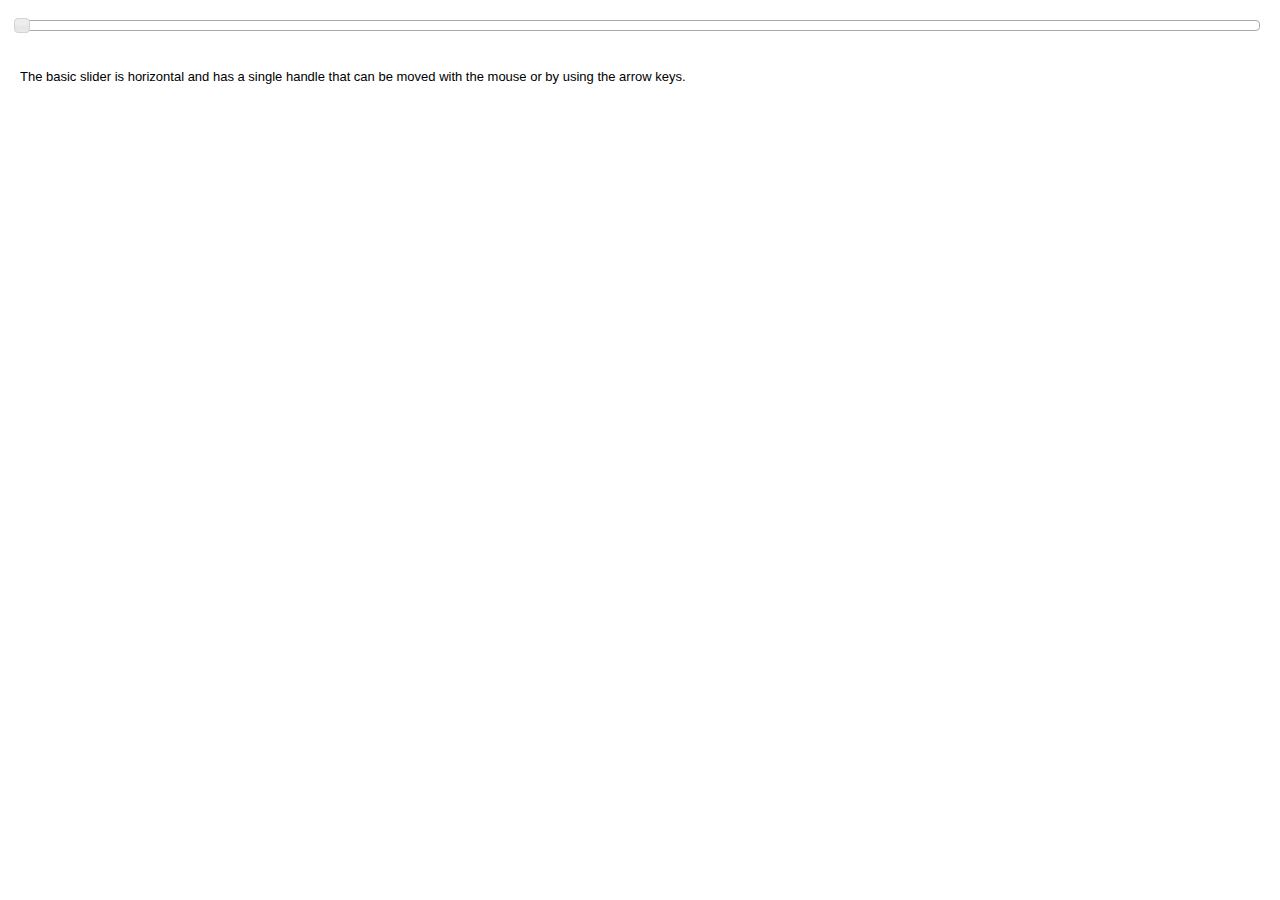
<file: app/jquery-ui/development-bundle/demos/slider/default.html>
<!DOCTYPE html>
<html lang="en">
<head>
	<meta charset="utf-8" >
	<title>jQuery UI Slider - Default functionality</title>
	<link rel="stylesheet" href="../../themes/base/jquery.ui.all.css">
	<script src="../../jquery-1.5.1.js"></script>
	<script src="../../ui/jquery.ui.core.js"></script>
	<script src="../../ui/jquery.ui.widget.js"></script>
	<script src="../../ui/jquery.ui.mouse.js"></script>
	<script src="../../ui/jquery.ui.slider.js"></script>
	<link rel="stylesheet" href="../demos.css">
	<style>
	#demo-frame > div.demo { padding: 10px !important; }
	</style>
	<script>
	$(function() {
		$( "#slider" ).slider();
	});
	</script>
</head>
<body>

<div class="demo">

<div id="slider"></div>

</div><!-- End demo -->



<div class="demo-description">
<p>The basic slider is horizontal and has a single handle that can be moved with the mouse or by using the arrow keys.</p>
</div><!-- End demo-description -->

</body>
</html>
</file>
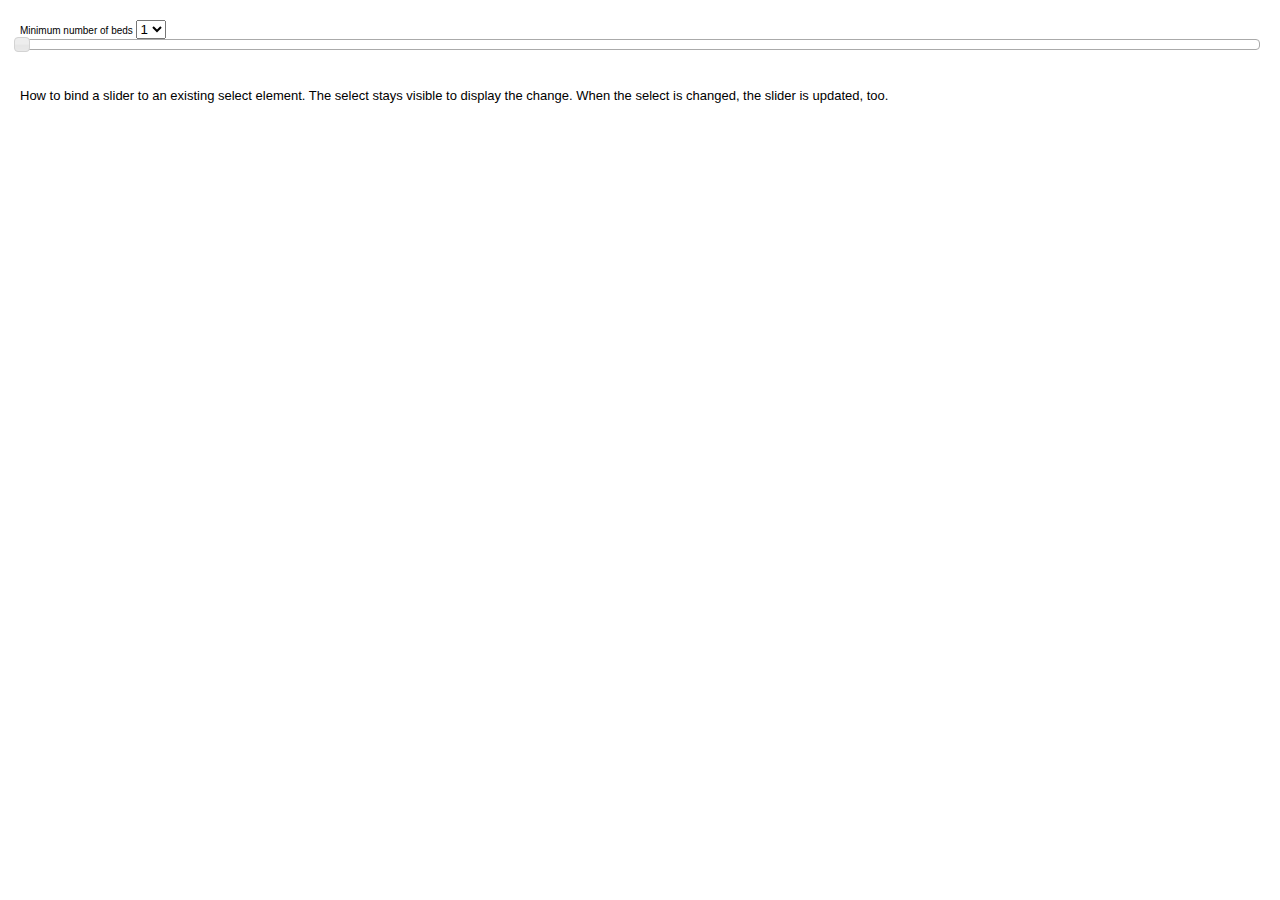
<file: app/jquery-ui/development-bundle/demos/slider/hotelrooms.html>
<!DOCTYPE html>
<html lang="en">
<head>
	<meta charset="utf-8">
	<title>jQuery UI Slider - Range with fixed minimum</title>
	<link rel="stylesheet" href="../../themes/base/jquery.ui.all.css">
	<script src="../../jquery-1.5.1.js"></script>
	<script src="../../ui/jquery.ui.core.js"></script>
	<script src="../../ui/jquery.ui.widget.js"></script>
	<script src="../../ui/jquery.ui.mouse.js"></script>
	<script src="../../ui/jquery.ui.slider.js"></script>
	<link rel="stylesheet" href="../demos.css">
	<style>
	#demo-frame > div.demo { padding: 10px !important; };
	</style>
	<script>
	$(function() {
		var select = $( "#minbeds" );
		var slider = $( "<div id='slider'></div>" ).insertAfter( select ).slider({
			min: 1,
			max: 6,
			range: "min",
			value: select[ 0 ].selectedIndex + 1,
			slide: function( event, ui ) {
				select[ 0 ].selectedIndex = ui.value - 1;
			}
		});
		$( "#minbeds" ).change(function() {
			slider.slider( "value", this.selectedIndex + 1 );
		});
	});
	</script>
</head>
<body>

<div class="demo">

<form id="reservation">
	<label for="minbeds">Minimum number of beds</label>
	<select name="minbeds" id="minbeds">
		<option>1</option>
		<option>2</option>
		<option>3</option>
		<option>4</option>
		<option>5</option>
		<option>6</option>
	</select>
</form>

</div><!-- End demo -->



<div class="demo-description">
<p>How to bind a slider to an existing select element. The select stays visible to display the change. When the select is changed, the slider is updated, too.</p>
</div><!-- End demo-description -->

</body>
</html>
</file>
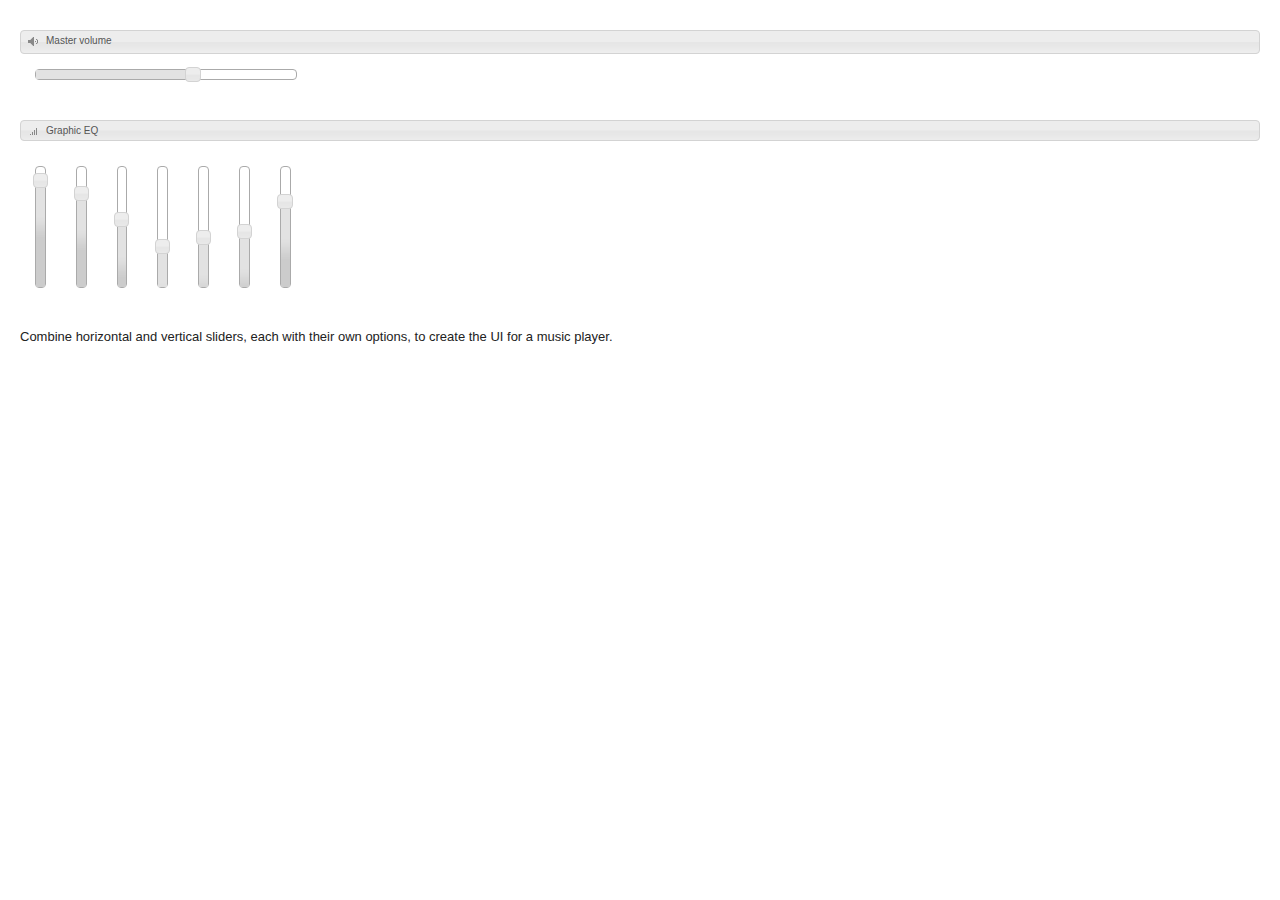
<file: app/jquery-ui/development-bundle/demos/slider/multiple-vertical.html>
<!DOCTYPE html>
<html lang="en">
<head>
	<meta charset="utf-8">
	<title>jQuery UI Slider - Multiple sliders</title>
	<link rel="stylesheet" href="../../themes/base/jquery.ui.all.css">
	<script src="../../jquery-1.5.1.js"></script>
	<script src="../../ui/jquery.ui.core.js"></script>
	<script src="../../ui/jquery.ui.widget.js"></script>
	<script src="../../ui/jquery.ui.mouse.js"></script>
	<script src="../../ui/jquery.ui.slider.js"></script>
	<link rel="stylesheet" href="../demos.css">
	<style>
	#demo-frame > div.demo { padding: 10px !important; }
	#eq span {
		height:120px; float:left; margin:15px
	}
	</style>
	<script>
	$(function() {
		// setup master volume
		$( "#master" ).slider({
			value: 60,
			orientation: "horizontal",
			range: "min",
			animate: true
		});
		// setup graphic EQ
		$( "#eq > span" ).each(function() {
			// read initial values from markup and remove that
			var value = parseInt( $( this ).text(), 10 );
			$( this ).empty().slider({
				value: value,
				range: "min",
				animate: true,
				orientation: "vertical"
			});
		});
	});
	</script>
</head>
<body class="ui-widget-content" style="border:0;">

<div class="demo">

<p class="ui-state-default ui-corner-all ui-helper-clearfix" style="padding:4px;">
	<span class="ui-icon ui-icon-volume-on" style="float:left; margin:-2px 5px 0 0;"></span>
	Master volume
</p>

<div id="master" style="width:260px; margin:15px;"></div>

<p class="ui-state-default ui-corner-all" style="padding:4px;margin-top:4em;">
	<span class="ui-icon ui-icon-signal" style="float:left; margin:-2px 5px 0 0;"></span>
	Graphic EQ
</p>

<div id="eq">
	<span>88</span>
	<span>77</span>
	<span>55</span>
	<span>33</span>
	<span>40</span>
	<span>45</span>
	<span>70</span>
</div>

</div><!-- End demo -->



<div class="demo-description" style="clear:left;">
<p>Combine horizontal and vertical sliders, each with their own options, to create the UI for a music player.</p>
</div><!-- End demo-description -->

</body>
</html>
</file>
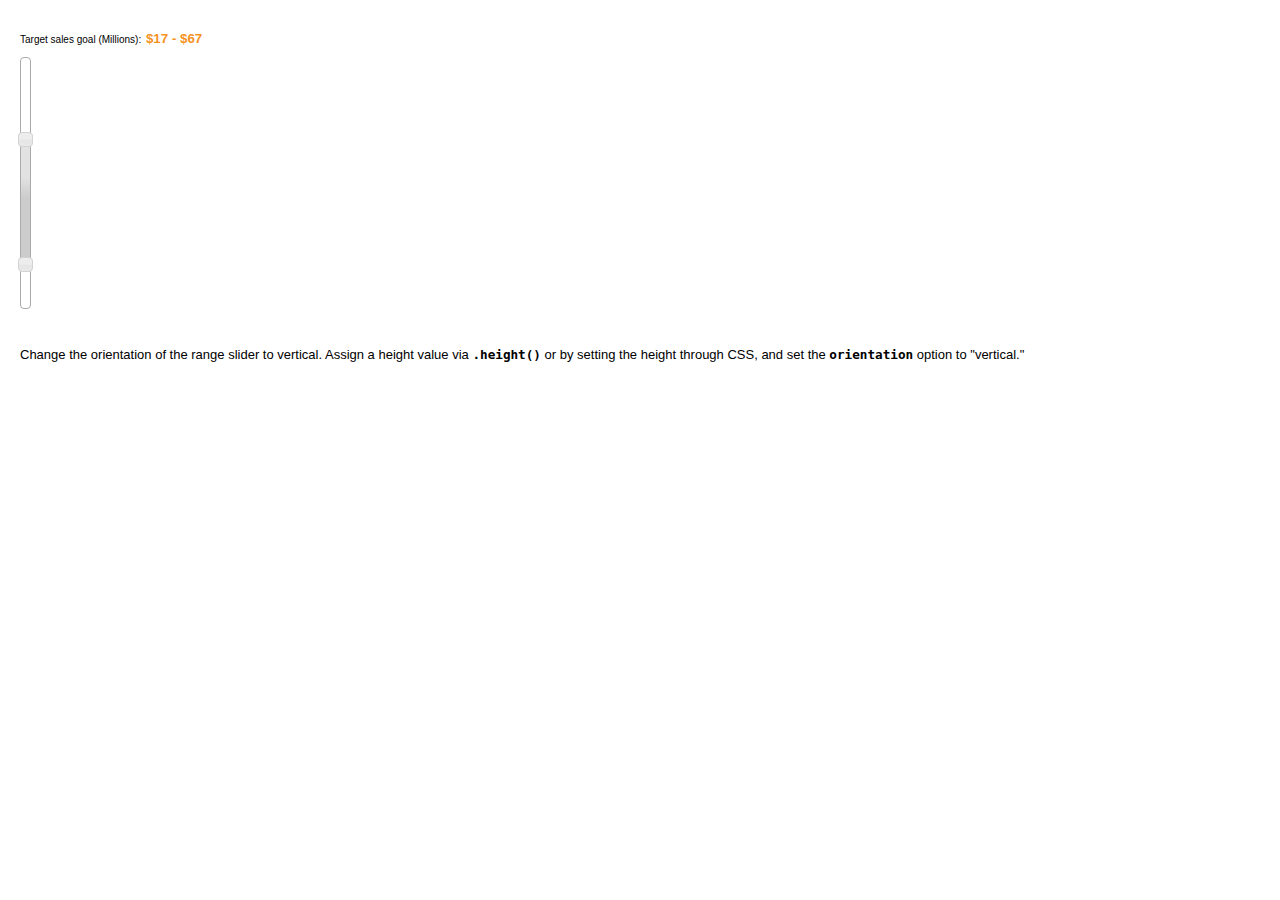
<file: app/jquery-ui/development-bundle/demos/slider/range-vertical.html>
<!DOCTYPE html>
<html lang="en">
<head>
	<meta charset="utf-8">
	<title>jQuery UI Slider - Vertical range slider</title>
	<link rel="stylesheet" href="../../themes/base/jquery.ui.all.css">
	<script src="../../jquery-1.5.1.js"></script>
	<script src="../../ui/jquery.ui.core.js"></script>
	<script src="../../ui/jquery.ui.widget.js"></script>
	<script src="../../ui/jquery.ui.mouse.js"></script>
	<script src="../../ui/jquery.ui.slider.js"></script>
	<link rel="stylesheet" href="../demos.css">
	<style>
	#demo-frame > div.demo { padding: 10px !important; };
	</style>
	<script>
	$(function() {
		$( "#slider-range" ).slider({
			orientation: "vertical",
			range: true,
			values: [ 17, 67 ],
			slide: function( event, ui ) {
				$( "#amount" ).val( "$" + ui.values[ 0 ] + " - $" + ui.values[ 1 ] );
			}
		});
		$( "#amount" ).val( "$" + $( "#slider-range" ).slider( "values", 0 ) +
			" - $" + $( "#slider-range" ).slider( "values", 1 ) );
	});
	</script>
</head>
<body>

<div class="demo">

<p>
	<label for="amount">Target sales goal (Millions):</label>
	<input type="text" id="amount" style="border:0; color:#f6931f; font-weight:bold;" />
</p>

<div id="slider-range" style="height:250px;"></div>

</div><!-- End demo -->



<div class="demo-description">
<p>Change the orientation of the range slider to vertical.  Assign a height value via <code>.height()</code> or by setting the height through CSS, and set the <code>orientation</code> option to "vertical."</p>
</div><!-- End demo-description -->

</body>
</html>
</file>
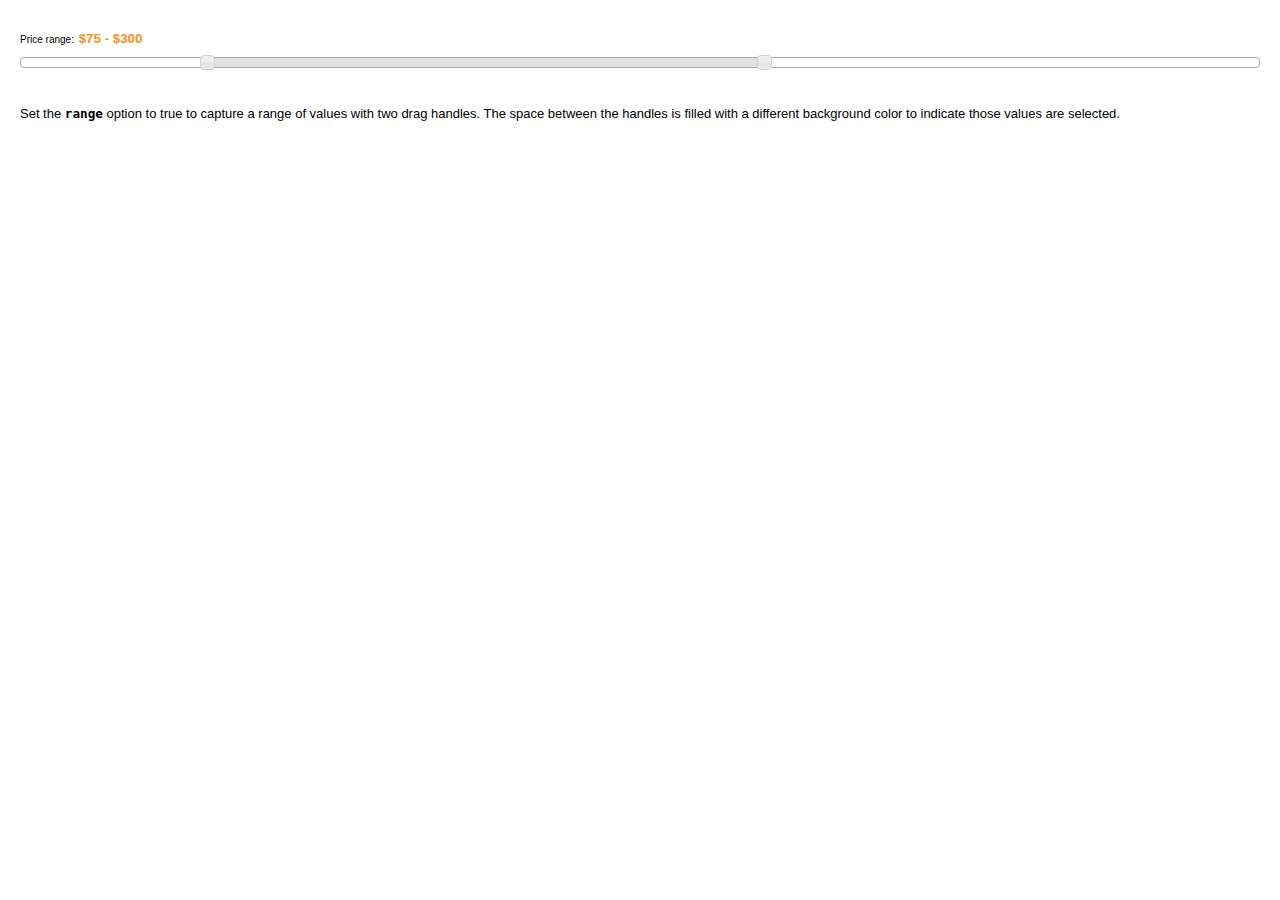
<file: app/jquery-ui/development-bundle/demos/slider/range.html>
<!DOCTYPE html>
<html lang="en">
<head>
	<meta charset="utf-8">
	<title>jQuery UI Slider - Range slider</title>
	<link rel="stylesheet" href="../../themes/base/jquery.ui.all.css">
	<script src="../../jquery-1.5.1.js"></script>
	<script src="../../ui/jquery.ui.core.js"></script>
	<script src="../../ui/jquery.ui.widget.js"></script>
	<script src="../../ui/jquery.ui.mouse.js"></script>
	<script src="../../ui/jquery.ui.slider.js"></script>
	<link rel="stylesheet" href="../demos.css">
	<style>
	#demo-frame > div.demo { padding: 10px !important; };
	</style>
	<script>
	$(function() {
		$( "#slider-range" ).slider({
			range: true,
			min: 0,
			max: 500,
			values: [ 75, 300 ],
			slide: function( event, ui ) {
				$( "#amount" ).val( "$" + ui.values[ 0 ] + " - $" + ui.values[ 1 ] );
			}
		});
		$( "#amount" ).val( "$" + $( "#slider-range" ).slider( "values", 0 ) +
			" - $" + $( "#slider-range" ).slider( "values", 1 ) );
	});
	</script>
</head>
<body>

<div class="demo">

<p>
	<label for="amount">Price range:</label>
	<input type="text" id="amount" style="border:0; color:#f6931f; font-weight:bold;" />
</p>

<div id="slider-range"></div>

</div><!-- End demo -->



<div class="demo-description">
<p>Set the <code>range</code> option to true to capture a range of values with two drag handles.  The space between the handles is filled with a different background color to indicate those values are selected.</p>
</div><!-- End demo-description -->

</body>
</html>
</file>
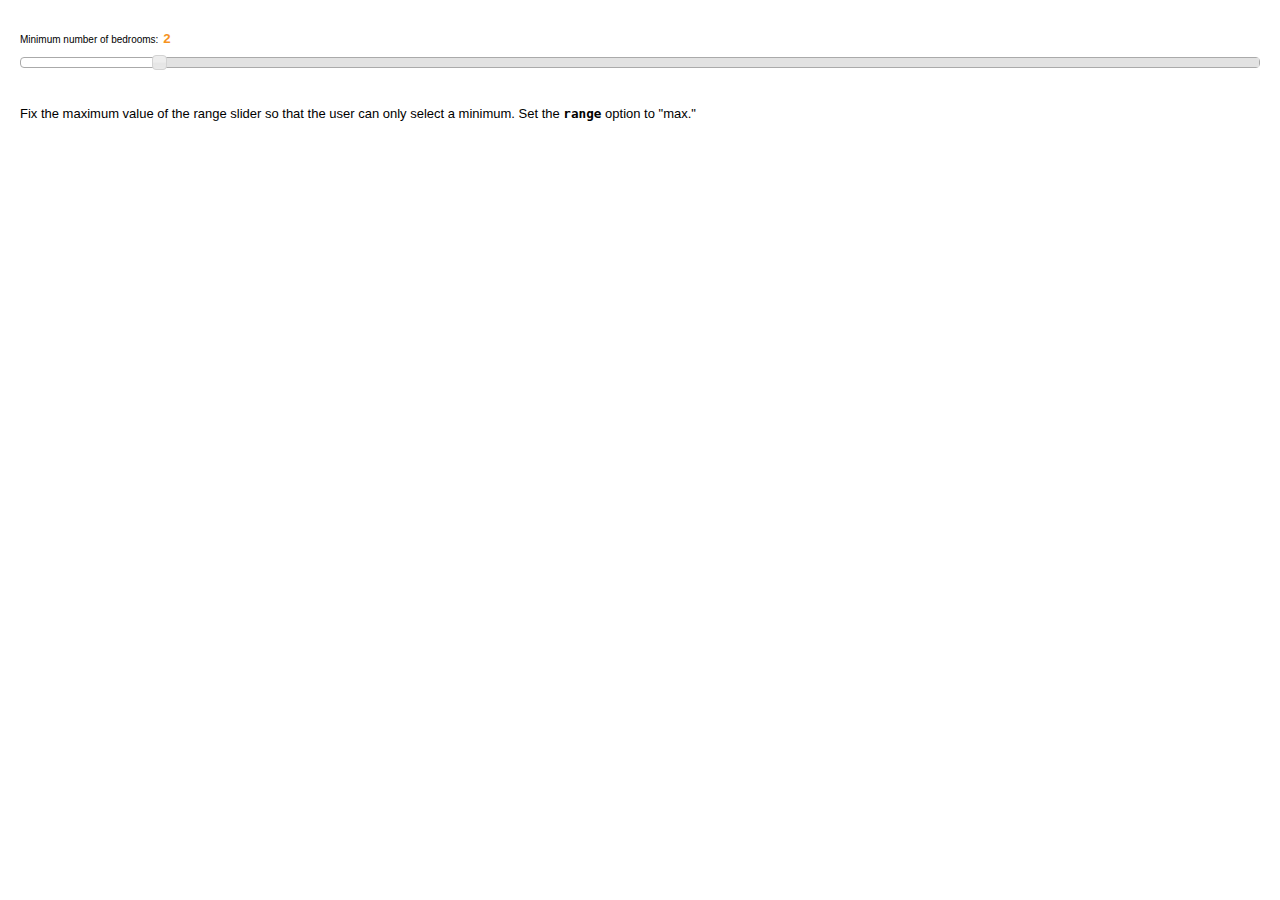
<file: app/jquery-ui/development-bundle/demos/slider/rangemax.html>
<!DOCTYPE html>
<html lang="en">
<head>
	<meta charset="utf-8">
	<title>jQuery UI Slider - Range with fixed maximum</title>
	<link rel="stylesheet" href="../../themes/base/jquery.ui.all.css">
	<script src="../../jquery-1.5.1.js"></script>
	<script src="../../ui/jquery.ui.core.js"></script>
	<script src="../../ui/jquery.ui.widget.js"></script>
	<script src="../../ui/jquery.ui.mouse.js"></script>
	<script src="../../ui/jquery.ui.slider.js"></script>
	<link rel="stylesheet" href="../demos.css">
	<style>
	#demo-frame > div.demo { padding: 10px !important; };
	</style>
	<script>
	$(function() {
		$( "#slider-range-max" ).slider({
			range: "max",
			min: 1,
			max: 10,
			value: 2,
			slide: function( event, ui ) {
				$( "#amount" ).val( ui.value );
			}
		});
		$( "#amount" ).val( $( "#slider-range-max" ).slider( "value" ) );
	});
	</script>
</head>
<body>

<div class="demo">

<p>
	<label for="amount">Minimum number of bedrooms:</label>
	<input type="text" id="amount" style="border:0; color:#f6931f; font-weight:bold;" />
</p>
<div id="slider-range-max"></div>

</div><!-- End demo -->



<div class="demo-description">
<p>Fix the maximum value of the range slider so that the user can only select a minimum.  Set the <code>range</code> option to "max."</p>
</div><!-- End demo-description -->

</body>
</html>
</file>
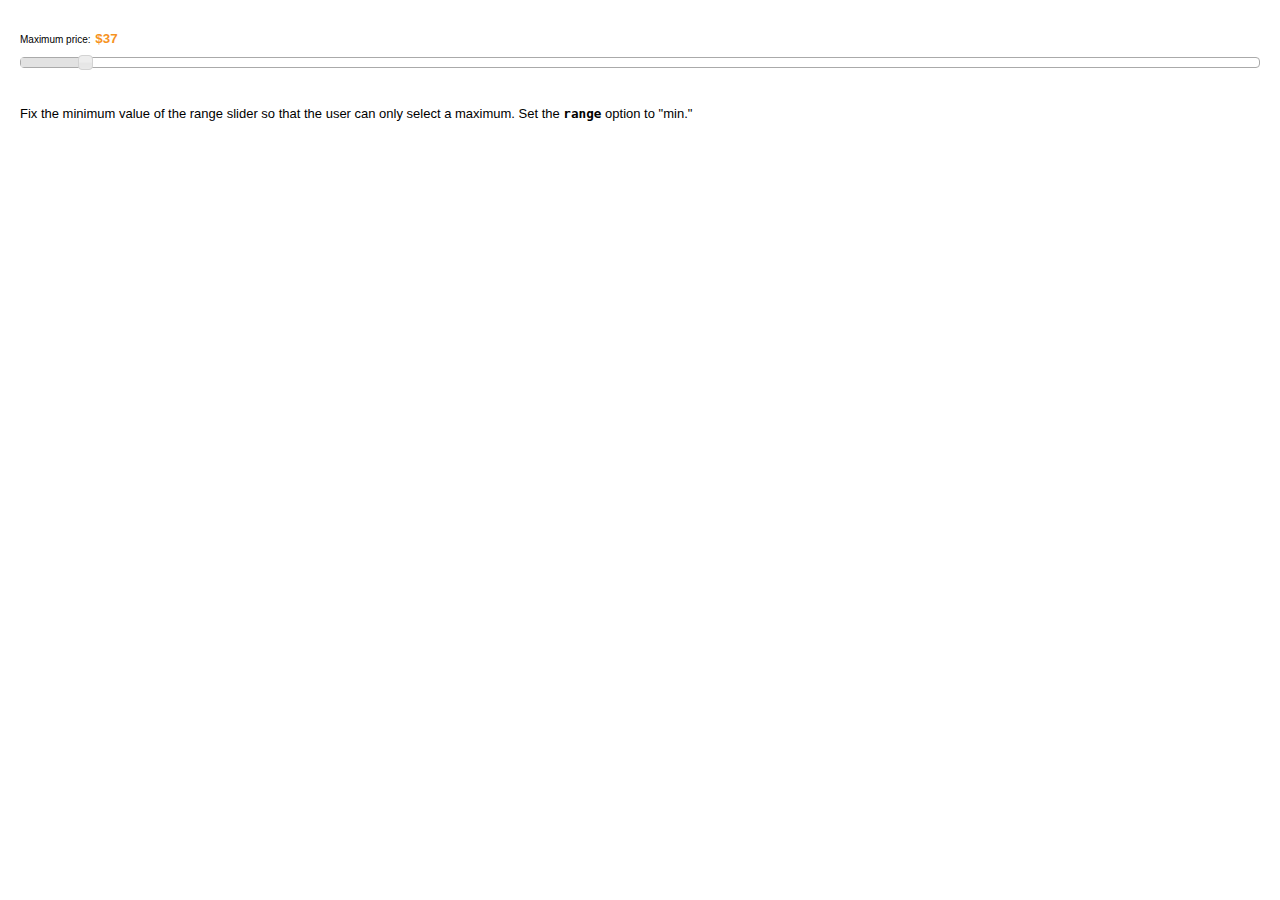
<file: app/jquery-ui/development-bundle/demos/slider/rangemin.html>
<!DOCTYPE html>
<html lang="en">
<head>
	<meta charset="utf-8">
	<title>jQuery UI Slider - Range with fixed minimum</title>
	<link rel="stylesheet" href="../../themes/base/jquery.ui.all.css">
	<script src="../../jquery-1.5.1.js"></script>
	<script src="../../ui/jquery.ui.core.js"></script>
	<script src="../../ui/jquery.ui.widget.js"></script>
	<script src="../../ui/jquery.ui.mouse.js"></script>
	<script src="../../ui/jquery.ui.slider.js"></script>
	<link rel="stylesheet" href="../demos.css">
	<style>
	#demo-frame > div.demo { padding: 10px !important; };
	</style>
	<script>
	$(function() {
		$( "#slider-range-min" ).slider({
			range: "min",
			value: 37,
			min: 1,
			max: 700,
			slide: function( event, ui ) {
				$( "#amount" ).val( "$" + ui.value );
			}
		});
		$( "#amount" ).val( "$" + $( "#slider-range-min" ).slider( "value" ) );
	});
	</script>
</head>
<body>

<div class="demo">

<p>
	<label for="amount">Maximum price:</label>
	<input type="text" id="amount" style="border:0; color:#f6931f; font-weight:bold;" />
</p>

<div id="slider-range-min"></div>

</div><!-- End demo -->



<div class="demo-description">
<p>Fix the minimum value of the range slider so that the user can only select a maximum.  Set the <code>range</code> option to "min."</p>
</div><!-- End demo-description -->

</body>
</html>
</file>
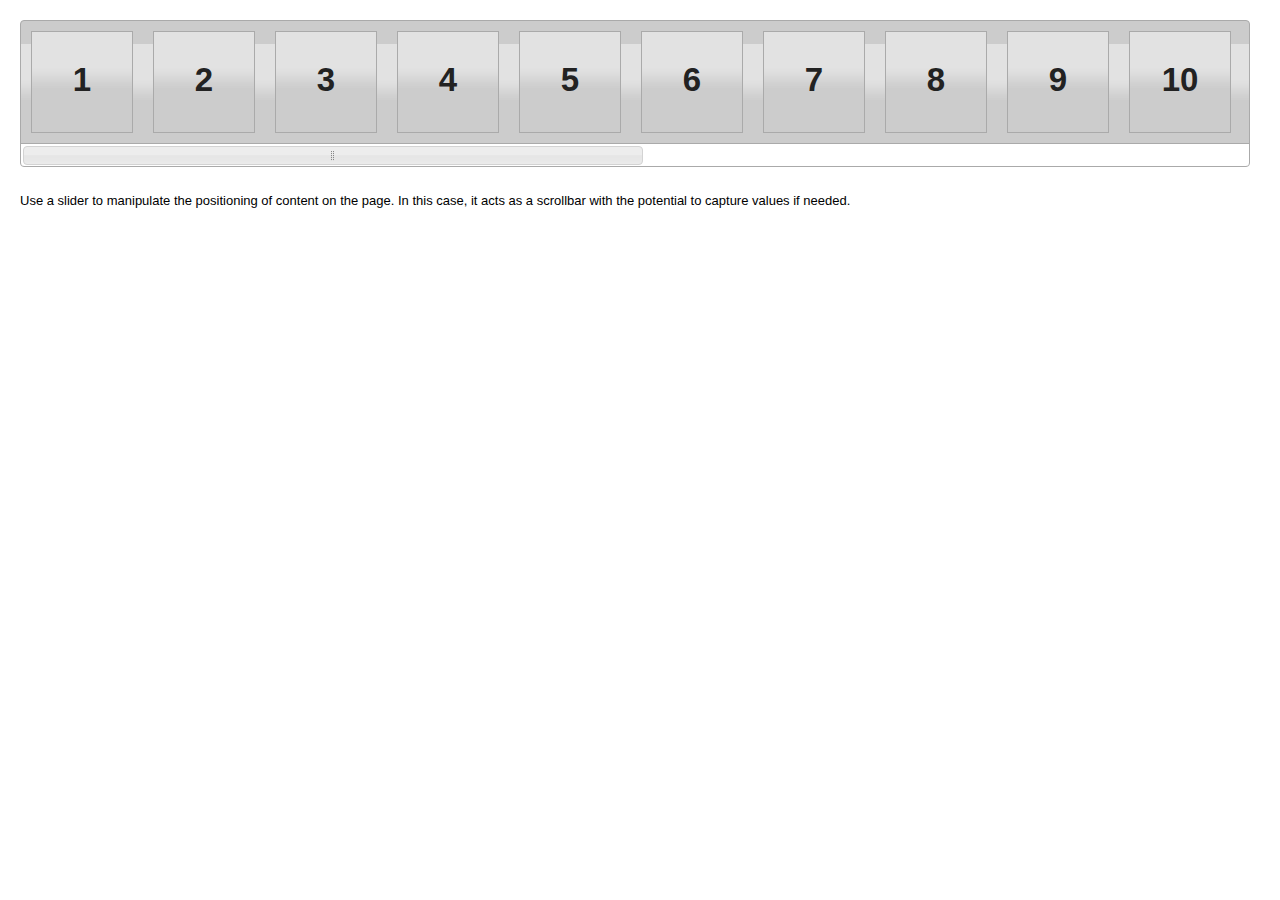
<file: app/jquery-ui/development-bundle/demos/slider/side-scroll.html>
<!DOCTYPE html>
<html lang="en">
<head>
	<meta charset="utf-8">
	<title>jQuery UI Slider - Slider scrollbar</title>
	<link rel="stylesheet" href="../../themes/base/jquery.ui.all.css">
	<script src="../../jquery-1.5.1.js"></script>
	<script src="../../ui/jquery.ui.core.js"></script>
	<script src="../../ui/jquery.ui.widget.js"></script>
	<script src="../../ui/jquery.ui.mouse.js"></script>
	<script src="../../ui/jquery.ui.slider.js"></script>
	<link rel="stylesheet" href="../demos.css">
	<style>
	#demo-frame > div.demo { padding: 10px !important; }
	.scroll-pane { overflow: auto; width: 99%; float:left; }
	.scroll-content { width: 2440px; float: left; }
	.scroll-content-item { width: 100px; height: 100px; float: left; margin: 10px; font-size: 3em; line-height: 96px; text-align: center; }
	* html .scroll-content-item { display: inline; } /* IE6 float double margin bug */
	.scroll-bar-wrap { clear: left; padding: 0 4px 0 2px; margin: 0 -1px -1px -1px; }
	.scroll-bar-wrap .ui-slider { background: none; border:0; height: 2em; margin: 0 auto;  }
	.scroll-bar-wrap .ui-handle-helper-parent { position: relative; width: 100%; height: 100%; margin: 0 auto; }
	.scroll-bar-wrap .ui-slider-handle { top:.2em; height: 1.5em; }
	.scroll-bar-wrap .ui-slider-handle .ui-icon { margin: -8px auto 0; position: relative; top: 50%; }
	</style>
	<script>
	$(function() {
		//scrollpane parts
		var scrollPane = $( ".scroll-pane" ),
			scrollContent = $( ".scroll-content" );
		
		//build slider
		var scrollbar = $( ".scroll-bar" ).slider({
			slide: function( event, ui ) {
				if ( scrollContent.width() > scrollPane.width() ) {
					scrollContent.css( "margin-left", Math.round(
						ui.value / 100 * ( scrollPane.width() - scrollContent.width() )
					) + "px" );
				} else {
					scrollContent.css( "margin-left", 0 );
				}
			}
		});
		
		//append icon to handle
		var handleHelper = scrollbar.find( ".ui-slider-handle" )
		.mousedown(function() {
			scrollbar.width( handleHelper.width() );
		})
		.mouseup(function() {
			scrollbar.width( "100%" );
		})
		.append( "<span class='ui-icon ui-icon-grip-dotted-vertical'></span>" )
		.wrap( "<div class='ui-handle-helper-parent'></div>" ).parent();
		
		//change overflow to hidden now that slider handles the scrolling
		scrollPane.css( "overflow", "hidden" );
		
		//size scrollbar and handle proportionally to scroll distance
		function sizeScrollbar() {
			var remainder = scrollContent.width() - scrollPane.width();
			var proportion = remainder / scrollContent.width();
			var handleSize = scrollPane.width() - ( proportion * scrollPane.width() );
			scrollbar.find( ".ui-slider-handle" ).css({
				width: handleSize,
				"margin-left": -handleSize / 2
			});
			handleHelper.width( "" ).width( scrollbar.width() - handleSize );
		}
		
		//reset slider value based on scroll content position
		function resetValue() {
			var remainder = scrollPane.width() - scrollContent.width();
			var leftVal = scrollContent.css( "margin-left" ) === "auto" ? 0 :
				parseInt( scrollContent.css( "margin-left" ) );
			var percentage = Math.round( leftVal / remainder * 100 );
			scrollbar.slider( "value", percentage );
		}
		
		//if the slider is 100% and window gets larger, reveal content
		function reflowContent() {
				var showing = scrollContent.width() + parseInt( scrollContent.css( "margin-left" ), 10 );
				var gap = scrollPane.width() - showing;
				if ( gap > 0 ) {
					scrollContent.css( "margin-left", parseInt( scrollContent.css( "margin-left" ), 10 ) + gap );
				}
		}
		
		//change handle position on window resize
		$( window ).resize(function() {
			resetValue();
			sizeScrollbar();
			reflowContent();
		});
		//init scrollbar size
		setTimeout( sizeScrollbar, 10 );//safari wants a timeout
	});
	</script>
</head>
<body>

<div class="demo">

<div class="scroll-pane ui-widget ui-widget-header ui-corner-all">
	<div class="scroll-content">
		<div class="scroll-content-item ui-widget-header">1</div>
		<div class="scroll-content-item ui-widget-header">2</div>
		<div class="scroll-content-item ui-widget-header">3</div>
		<div class="scroll-content-item ui-widget-header">4</div>
		<div class="scroll-content-item ui-widget-header">5</div>
		<div class="scroll-content-item ui-widget-header">6</div>
		<div class="scroll-content-item ui-widget-header">7</div>
		<div class="scroll-content-item ui-widget-header">8</div>
		<div class="scroll-content-item ui-widget-header">9</div>
		<div class="scroll-content-item ui-widget-header">10</div>
		<div class="scroll-content-item ui-widget-header">11</div>
		<div class="scroll-content-item ui-widget-header">12</div>
		<div class="scroll-content-item ui-widget-header">13</div>
		<div class="scroll-content-item ui-widget-header">14</div>
		<div class="scroll-content-item ui-widget-header">15</div>
		<div class="scroll-content-item ui-widget-header">16</div>
		<div class="scroll-content-item ui-widget-header">17</div>
		<div class="scroll-content-item ui-widget-header">18</div>
		<div class="scroll-content-item ui-widget-header">19</div>
		<div class="scroll-content-item ui-widget-header">20</div>
	</div>
	<div class="scroll-bar-wrap ui-widget-content ui-corner-bottom">
		<div class="scroll-bar"></div>
	</div>
</div>

</div><!-- End demo -->



<div class="demo-description">
<p>Use a slider to manipulate the positioning of content on the page. In this case, it acts as a scrollbar with the potential to capture values if needed.</p>
</div><!-- End demo-description -->

</body>
</html>
</file>
<file: app/jquery-ui/development-bundle/demos/demos.css>
body {
	font-size: 62.5%;
}

table {
	font-size: 1em;
}

/* Site
   -------------------------------- */

body {
	font-family: "Trebuchet MS", "Helvetica", "Arial",  "Verdana", "sans-serif";
}

/* Layout
   -------------------------------- */

.layout-grid {
	width: 960px;
}

.layout-grid td {
	vertical-align: top;
}

.layout-grid td.left-nav {
	width: 140px;
}

.layout-grid td.normal {
	border-left: 1px solid #eee;
	padding: 20px 24px;
	font-family: "Trebuchet MS", "Helvetica", "Arial",  "Verdana", "sans-serif";
}

.layout-grid td.demos {
	background: url('/images/demos_bg.jpg') no-repeat;
	height: 337px;
	overflow: hidden;
}

/* Normal
   -------------------------------- */

.normal h3,
.normal h4 {
	margin: 0;
	font-weight: normal;
}

.normal h3 {
	padding: 0 0 9px;
	font-size: 1.8em;
}

.normal h4 {
	padding-bottom: 21px;
	border-bottom: 1px dashed #999;
	font-size: 1.2em;
	font-weight: bold;
}

.normal p {
	font-size: 1.2em;
}

/* Demos */

.demos-nav, .demos-nav dt, .demos-nav dd, .demos-nav ul, .demos-nav li {
	margin: 0;
	padding: 0
}

.demos-nav {
	float: left;
	width: 170px;
	font-size: 1.3em;
}

.demos-nav dt,
.demos-nav h4 {
	margin: 0;
	padding: 0;
	font: normal 1.1em "Trebuchet MS", "Helvetica", "Arial",  "Verdana", "sans-serif";
	color: #e87b10;
}

.demos-nav dt,
.demos-nav h4 {
	margin-top: 1.5em;
	margin-bottom: 0;
	padding-left: 8px;
	padding-bottom:5px;
	line-height: 1.2em;
	border-bottom: 1px solid #F4F4F4;
}

.demos-nav dd a,
.demos-nav li a {
	border-bottom: 1px solid #F4F4F4;
	display:block;
	padding: 4px 3px 4px 8px;
	font-size: 90%;
	text-decoration: none;
	color: #555 ;
	margin:2px 0;
	height:13px;
}

.demos-nav dd a:hover,
.demos-nav dd a:focus,
.demos-nav dd a:hover,
.demos-nav dd a:focus {
	background: #f3f3f3;
	color:#000;
	-moz-border-radius: 5px; -webkit-border-radius: 5px;
}
 .demos-nav dd a.selected {
	background: #555;
	color:#ffffff;
	-moz-border-radius: 5px; -webkit-border-radius: 5px;
}


/* new styles for demo pages, added by Filament 12.29.08
eventually we should convert the font sizes to ems -- using px for now to minimize style conflicts
*/

.normal h3.demo-header { font-size:32px; padding:0 0 5px; border-bottom:1px solid #eee; text-transform: capitalize; }
.normal h4.demo-subheader { font-size:10px; text-transform: uppercase; color:#999; padding:8px 0 3px; border:0; margin:0; }
.normal a:link,
.normal a:visited { color:#1b75bb; text-decoration:none; }
.normal a:hover,
.normal a:active { color:#0b559b; }

#demo-config { padding:20px 0 0; }

#demo-frame { float:left; width:540px; height:380px; border:1px solid #ddd; overflow: auto; position: relative; }
#demo-frame h3, #demo-frame h4 { padding: 0; font-weight: bold; font-size: 1em; }

#demo-config-menu { float:right; width:180px;  }
#demo-config-menu h4 { font-size:13px; color:#666; font-weight:normal; border:0; padding-left:18px; }

#demo-config-menu ul { list-style: none; padding: 0; margin: 0; }

#demo-config-menu li { font-size:12px; padding:0 0 0 10px; margin:3px 0; zoom: 1; }

#demo-config-menu li a:link,
#demo-config-menu li a:visited { display:block; padding:1px 8px 4px; border-bottom:1px dotted #b3b3b3; }
* html #demo-config-menu li a:link,
* html #demo-config-menu li a:visited { padding:1px 8px 2px; }
#demo-config-menu li a:hover,
#demo-config-menu li a:active { background-color:#f6f6f6; }

#demo-config-menu li.demo-config-on { background: url(images/demo-config-on-tile.gif) repeat-x left center; }

#demo-config-menu li.demo-config-on a:link,
#demo-config-menu li.demo-config-on a:visited,
#demo-config-menu li.demo-config-on a:hover,
#demo-config-menu li.demo-config-on a:active { background: url(images/demo-config-on.gif) no-repeat left; padding-left:18px; color:#fff; border:0; margin-left:-10px; margin-top: 0px; margin-bottom: 0px; }

#demo-source, #demo-notes {
	clear: both;
	padding: 20px 0 0;
	font-size: 1.3em;
}

#demo-notes { width:520px; color:#333; font-size: 1em; }
#demo-notes p code, .demo-description p code { padding: 0; font-weight: bold; }
#demo-source pre, #demo-source code { padding: 0; }
code, pre { padding:8px 0 8px 20px ; font-size: 1.2em; line-height:130%;  }

#demo-source a:link,
#demo-source a:visited,
#demo-source a:hover,
#demo-source a:active { font-size:12px; padding-left:13px; background-position: left center; background-repeat: no-repeat; }

#demo-source a.source-open:link,
#demo-source a.source-open:visited,
#demo-source a.source-open:hover,
#demo-source a.source-open:active { background-image: url(images/demo-spindown-open.gif); }

#demo-source a.source-closed:link,
#demo-source a.source-closed:visited,
#demo-source a.source-closed:hover,
#demo-source a.source-closed:active { background-image: url(images/demo-spindown-closed.gif); }

div.demo {
	padding:12px;
	font-family: "Trebuchet MS", "Arial", "Helvetica", "Verdana", "sans-serif";
}

div.demo h3.docs { clear:left; font-size:12px; font-weight:normal; padding:0 0 1em; margin:0; }

div.demo-description {
	clear:both;
	padding:12px;
	font-family: "Trebuchet MS", "Arial", "Helvetica", "Verdana", "sans-serif";
	font-size: 1.3em;
	line-height: 1.4em;
}

.ui-draggable, .ui-droppable {
	background-position: top left;
}

.left-nav .demos-nav {
	padding-right: 10px;
}

#demo-link { font-size:11px;  padding-top: 6px; clear: both; overflow: hidden; }
#demo-link a span.ui-icon { float:left; margin-right:3px; }

/* Component containers
----------------------------------*/
#widget-docs .ui-widget { font-family: Trebuchet MS,Verdana,Arial,sans-serif; font-size: 1em; }
#widget-docs .ui-widget input, #widget-docs .ui-widget select, #widget-docs .ui-widget textarea, #widget-docs .ui-widget button { font-family: Trebuchet MS,Verdana,Arial,sans-serif; font-size: 1em; }
#widget-docs .ui-widget-header { border: 1px solid #ffffff; background: #464646 url(images/464646_40x100_textures_01_flat_100.png) 50% 50% repeat-x; color: #ffffff; font-weight: bold; }
#widget-docs .ui-widget-header a { color: #ffffff; }
#widget-docs .ui-widget-content { border: 1px solid #ffffff; background: #ffffff url(images/ffffff_40x100_textures_01_flat_75.png) 50% 50% repeat-x; color: #222222; }
#widget-docs .ui-widget-content a { color: #222222; }

/* Interaction states
----------------------------------*/
#widget-docs .ui-state-default, #widget-docs .ui-widget-content #widget-docs .ui-state-default { border: 1px solid #666666; background: #555555 url(images/555555_40x100_textures_03_highlight_soft_75.png) 50% 50% repeat-x; font-weight: normal; color: #ffffff; outline: none; }
#widget-docs .ui-state-default a { color: #ffffff; text-decoration: none; outline: none; }
#widget-docs .ui-state-hover, #widget-docs .ui-widget-content #widget-docs .ui-state-hover, #widget-docs .ui-state-focus, #widget-docs .ui-widget-content #widget-docs .ui-state-focus { border: 1px solid #666666; background: #444444 url(images/444444_40x100_textures_03_highlight_soft_60.png) 50% 50% repeat-x; font-weight: normal; color: #ffffff; outline: none; }
#widget-docs .ui-state-hover a { color: #ffffff; text-decoration: none; outline: none; }
#widget-docs .ui-state-active, #widget-docs .ui-widget-content #widget-docs .ui-state-active { border: 1px solid #666666; background: #ffffff url(images/ffffff_40x100_textures_01_flat_65.png) 50% 50% repeat-x; font-weight: normal; color: #F6921E; outline: none; }
#widget-docs .ui-state-active a { color: #F6921E; outline: none; text-decoration: none; }

/* Interaction Cues
----------------------------------*/
#widget-docs .ui-state-highlight, #widget-docs .ui-widget-content #widget-docs .ui-state-highlight {border: 1px solid #fcefa1; background: #fbf9ee url(images/fbf9ee_40x100_textures_02_glass_55.png) 50% 50% repeat-x; color: #363636; }
#widget-docs .ui-state-error, #widget-docs .ui-widget-content #widget-docs .ui-state-error {border: 1px solid #cd0a0a; background: #fef1ec url(images/fef1ec_40x100_textures_05_inset_soft_95.png) 50% bottom repeat-x; color: #cd0a0a; }
#widget-docs .ui-state-error-text, #widget-docs .ui-widget-content #widget-docs .ui-state-error-text { color: #cd0a0a; }
#widget-docs .ui-state-disabled, #widget-docs .ui-widget-content #widget-docs .ui-state-disabled { opacity: .35; filter:Alpha(Opacity=35); background-image: none; }
#widget-docs .ui-priority-primary, #widget-docs .ui-widget-content #widget-docs .ui-priority-primary { font-weight: bold; }
#widget-docs .ui-priority-secondary, #widget-docs .ui-widget-content #widget-docs .ui-priority-secondary { opacity: .7; filter:Alpha(Opacity=70); font-weight: normal; }

/* Icons
----------------------------------*/

/* states and images */
#demo-frame-wrapper .ui-icon, #widget-docs .ui-icon { width: 16px; height: 16px; background-image: url(images/222222_256x240_icons_icons.png); }
#widget-docs .ui-widget-content .ui-icon {background-image: url(images/222222_256x240_icons_icons.png); }
#widget-docs .ui-widget-header .ui-icon {background-image: url(images/222222_256x240_icons_icons.png); }
#widget-docs .ui-state-default .ui-icon { background-image: url(images/888888_256x240_icons_icons.png); }
#widget-docs .ui-state-hover .ui-icon, #widget-docs .ui-state-focus .ui-icon {background-image: url(images/454545_256x240_icons_icons.png); }
#widget-docs .ui-state-active .ui-icon {background-image: url(images/454545_256x240_icons_icons.png); }
#widget-docs .ui-state-highlight .ui-icon {background-image: url(images/2e83ff_256x240_icons_icons.png); }
#widget-docs .ui-state-error .ui-icon, #widget-docs .ui-state-error-text .ui-icon {background-image: url(images/cd0a0a_256x240_icons_icons.png); }


/* Misc visuals
----------------------------------*/

/* Corner radius */
#widget-docs .ui-corner-tl { -moz-border-radius-topleft: 4px; -webkit-border-top-left-radius: 4px; }
#widget-docs .ui-corner-tr { -moz-border-radius-topright: 4px; -webkit-border-top-right-radius: 4px; }
#widget-docs .ui-corner-bl { -moz-border-radius-bottomleft: 4px; -webkit-border-bottom-left-radius: 4px; }
#widget-docs .ui-corner-br { -moz-border-radius-bottomright: 4px; -webkit-border-bottom-right-radius: 4px; }
#widget-docs .ui-corner-top { -moz-border-radius-topleft: 4px; -webkit-border-top-left-radius: 4px; -moz-border-radius-topright: 4px; -webkit-border-top-right-radius: 4px; }
#widget-docs .ui-corner-bottom { -moz-border-radius-bottomleft: 4px; -webkit-border-bottom-left-radius: 4px; -moz-border-radius-bottomright: 4px; -webkit-border-bottom-right-radius: 4px; }
#widget-docs .ui-corner-right {  -moz-border-radius-topright: 4px; -webkit-border-top-right-radius: 4px; -moz-border-radius-bottomright: 4px; -webkit-border-bottom-right-radius: 4px; }
#widget-docs .ui-corner-left { -moz-border-radius-topleft: 4px; -webkit-border-top-left-radius: 4px; -moz-border-radius-bottomleft: 4px; -webkit-border-bottom-left-radius: 4px; }
#widget-docs .ui-corner-all { -moz-border-radius: 4px; -webkit-border-radius: 4px; }

/* Overlays */
#widget-docs .ui-widget-overlay { background: #aaaaaa url(images/aaaaaa_40x100_textures_01_flat_0.png) 50% 50% repeat-x; opacity: .30;filter:Alpha(Opacity=30); }
#widget-docs .ui-widget-shadow { margin: -8px 0 0 -8px; padding: 8px; background: #aaaaaa url(images/aaaaaa_40x100_textures_01_flat_0.png) 50% 50% repeat-x; opacity: .30;filter:Alpha(Opacity=30); -moz-border-radius: 8px; -webkit-border-radius: 8px; }

/*
----------------------------------*/

#widget-docs { margin:20px 0 0; border: none; }

#widget-docs h2, #widget-docs h3, #widget-docs h4, #widget-docs p, #widget-docs ul, #widget-docs code { margin:0; padding:0; }
#widget-docs code { display:block; color:#444; font-size:.9em; margin:0 0 1em; }
#widget-docs code strong { color:#000; }
#widget-docs p { margin:0 3em 1.2em 0; }
#widget-docs p.intro { font-size:13px; color:#666; line-height:1.3; }
#widget-docs ul { list-style-type: none; }

#widget-docs h2 { font-size:16px; margin:1.2em 0 .5em; }
#widget-docs h3 { font-size:14px; color:#e6820E; margin:1.5em 0 .5em; }
.normal #widget-docs h4 { font-size:12px; color:#000; border:0; margin:0 0 .5em; }

#docs-overview-main { width:400px; }
#docs-overview-sidebar { float:right; width:200px; }
#docs-overview-sidebar a span { color:#666; }
#widget-docs #docs-overview-main p { margin-right:0; }
#widget-docs #docs-overview-sidebar h4 { padding-left:0; }

.docs-list-header { float:left; width:100%; margin:10px 0 0; border-bottom:1px solid #eee; }
#widget-docs .docs-list-header h2 { float:left; margin:0; }
#widget-docs .docs-list-header p { float:right; margin:5px 0; font-size:11px; }

.docs-list { float:left; width:100%; padding:0 0 10px; }
.docs-list .param-header { float:left; clear:left; width:100%; padding:8px 0; border-top:1px solid #eee; }
#widget-docs .param-header h3, #widget-docs .param-header p { margin:0; float:left; }
#widget-docs .param-header h3 { width:50%; }
#widget-docs .param-header h3 span { background: url(images/demo-spindown-closed.gif) no-repeat left; padding-left:13px; }
#widget-docs .param-open .param-header h3 span { background: url(images/demo-spindown-open.gif) no-repeat left; }
#widget-docs .param-header p { width:24%; }
#widget-docs .param-header p.param-type span { background: url(images/icon-docs-info.gif) no-repeat left; cursor:pointer; border-bottom:1px dashed #ccc; padding-left:15px; }

.param-details { padding-left:13px; }
.param-args { margin:0 0 1.5em; border-top:1px dotted #ccc;}
.param-args td { padding:3px 30px 3px 5px; border-bottom:1px dotted #ccc;  }


/* overrides for ui-tab styles */
#widget-docs ul.ui-tabs-nav { padding:0 0 0 8px; }
#widget-docs .ui-tabs-nav li { margin:5px 5px 0 0; }

#widget-docs .ui-tabs-nav li a:link,
#widget-docs .ui-tabs-nav li a:visited,
#widget-docs .ui-tabs-nav li a:hover,
#widget-docs .ui-tabs-nav li a:active { font-size:14px; padding:4px 1.2em 3px; color:#fff; }

#widget-docs .ui-tabs-nav li.ui-tabs-selected a:link,
#widget-docs .ui-tabs-nav li.ui-tabs-selected a:visited,
#widget-docs .ui-tabs-nav li.ui-tabs-selected a:hover,
#widget-docs .ui-tabs-nav li.ui-tabs-selected a:active { color:#e6820E; }

#widget-docs .ui-tabs-panel { padding:20px 9px; font-size:12px; line-height:1.4; color:#000; }

#widget-docs .ui-widget-content a:link,
#widget-docs .ui-widget-content a:visited { color:#1b75bb; text-decoration:none; }
#widget-docs .ui-widget-content a:hover,
#widget-docs .ui-widget-content a:active { color:#0b559b; }
</file>
<file: app/styles.css>
#container { background: #D3D3D3; border: 2px #222 solid; display: block; height: 400px; width: 400px; }
</file>
